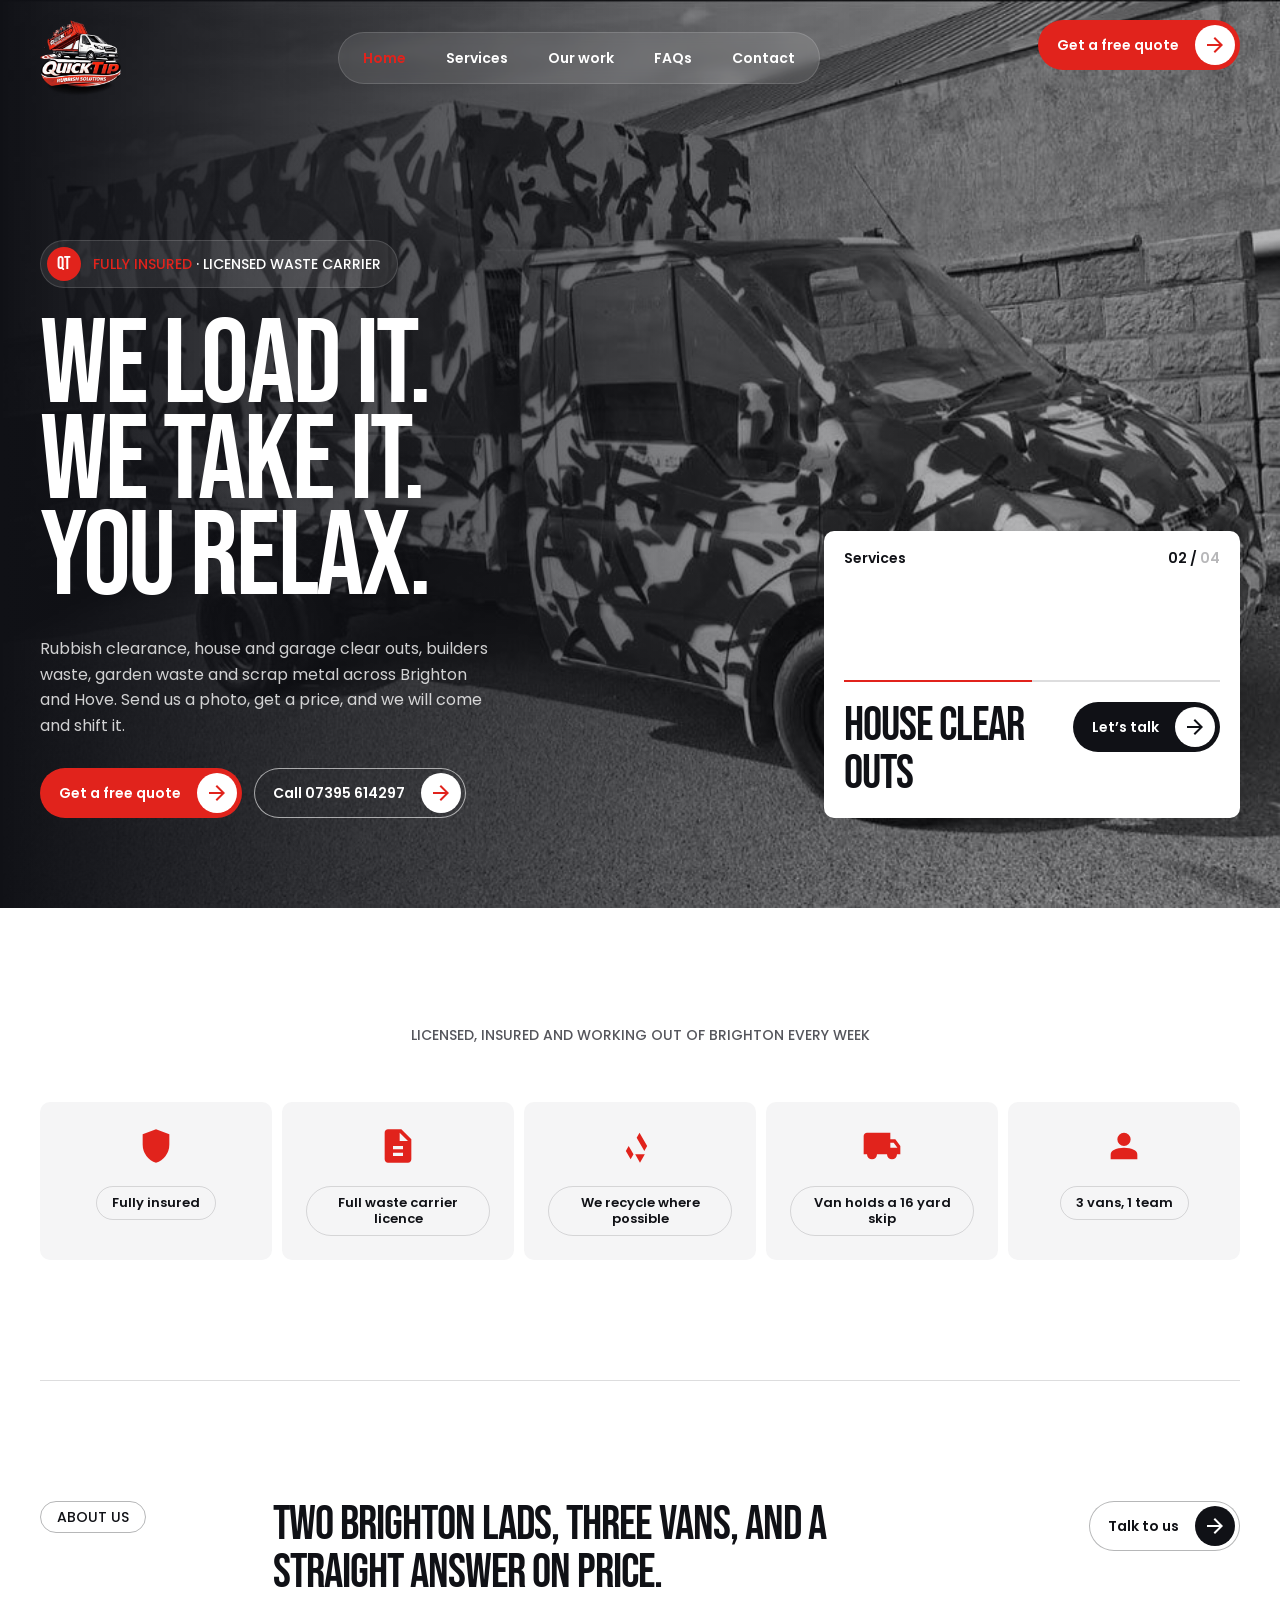
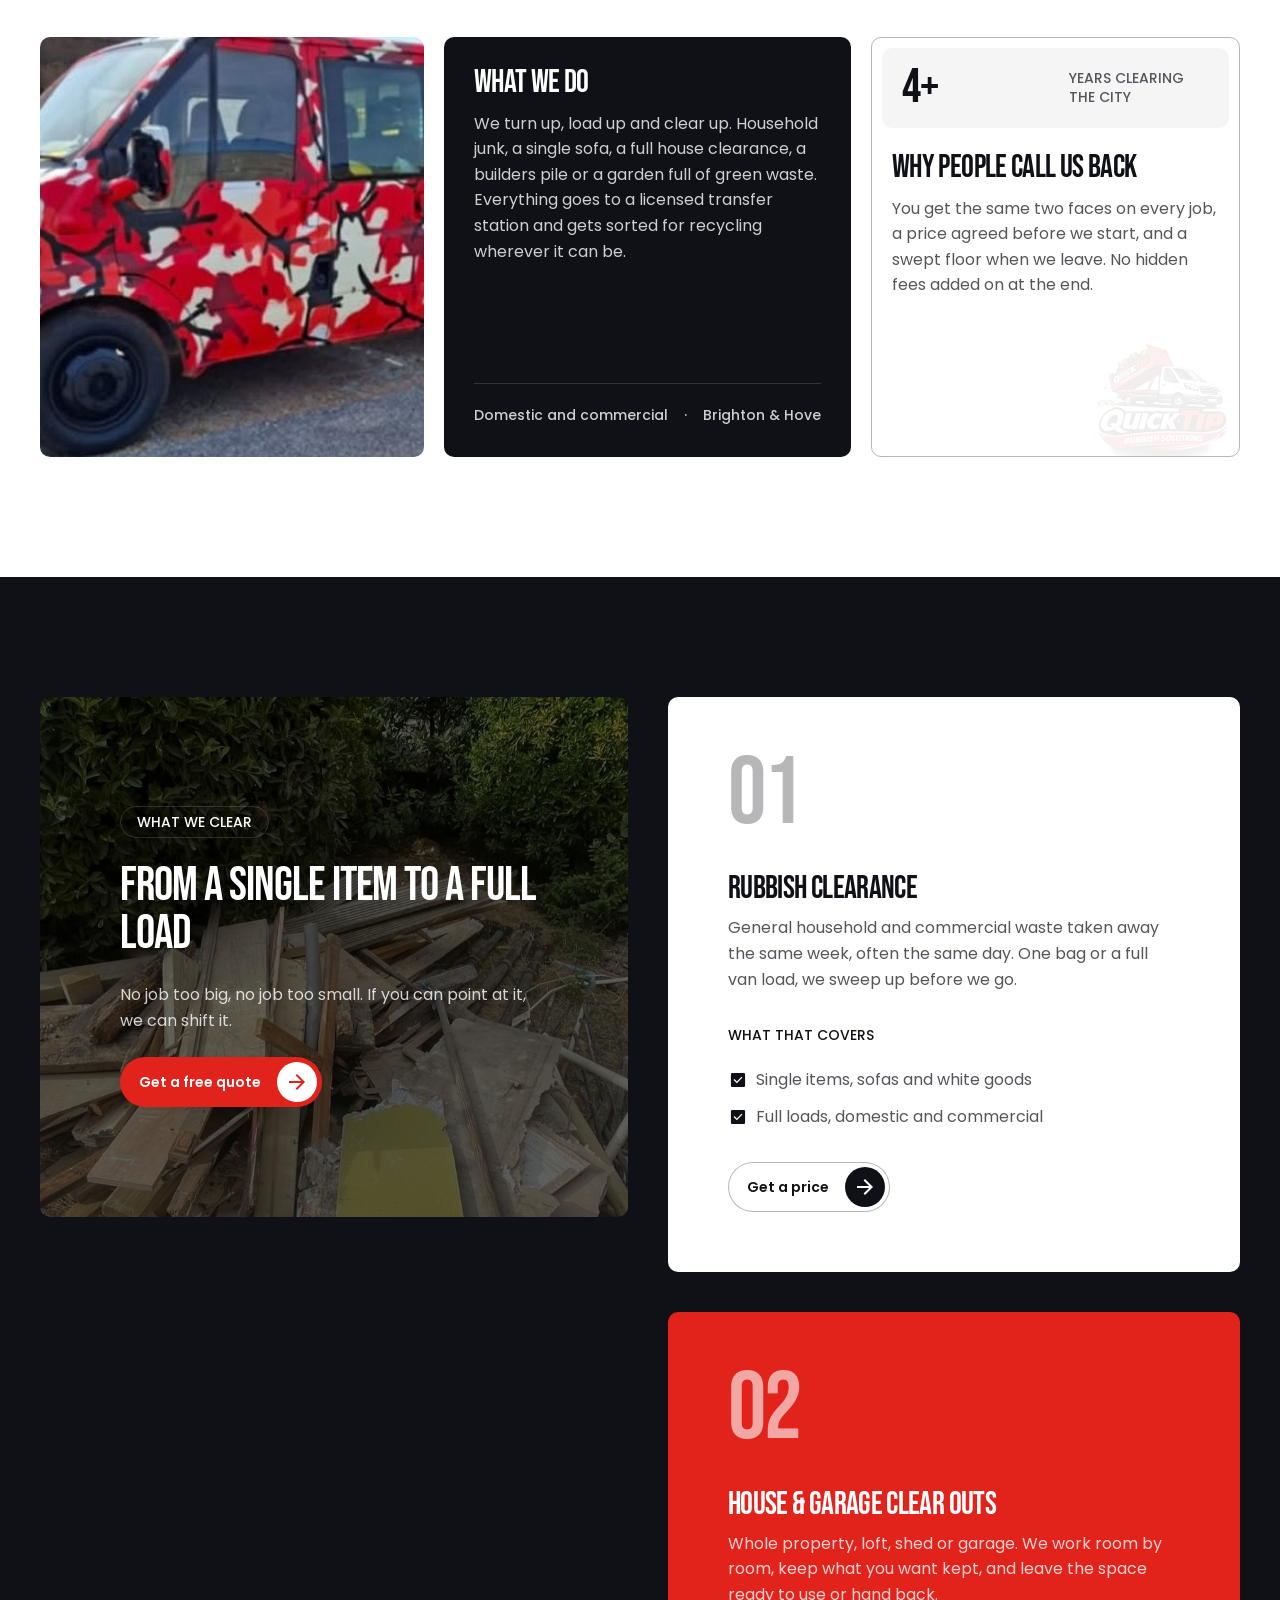
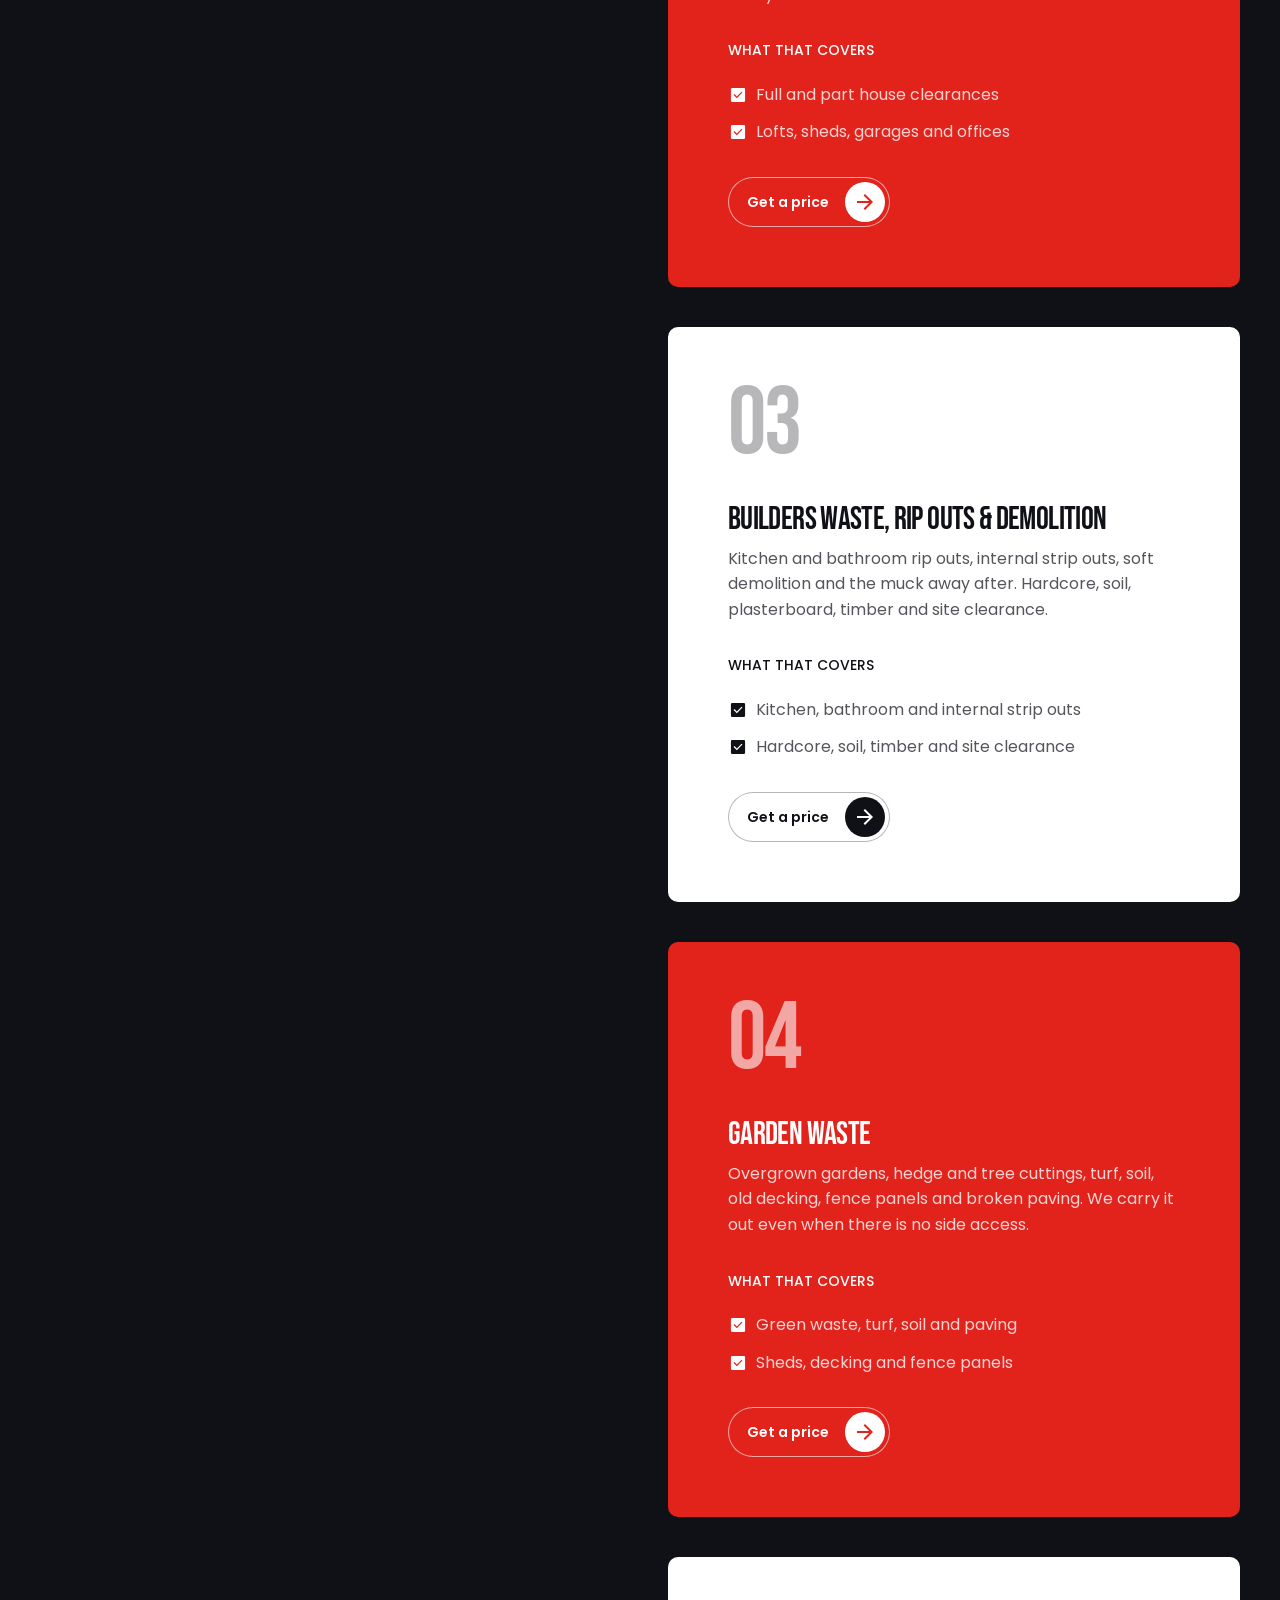
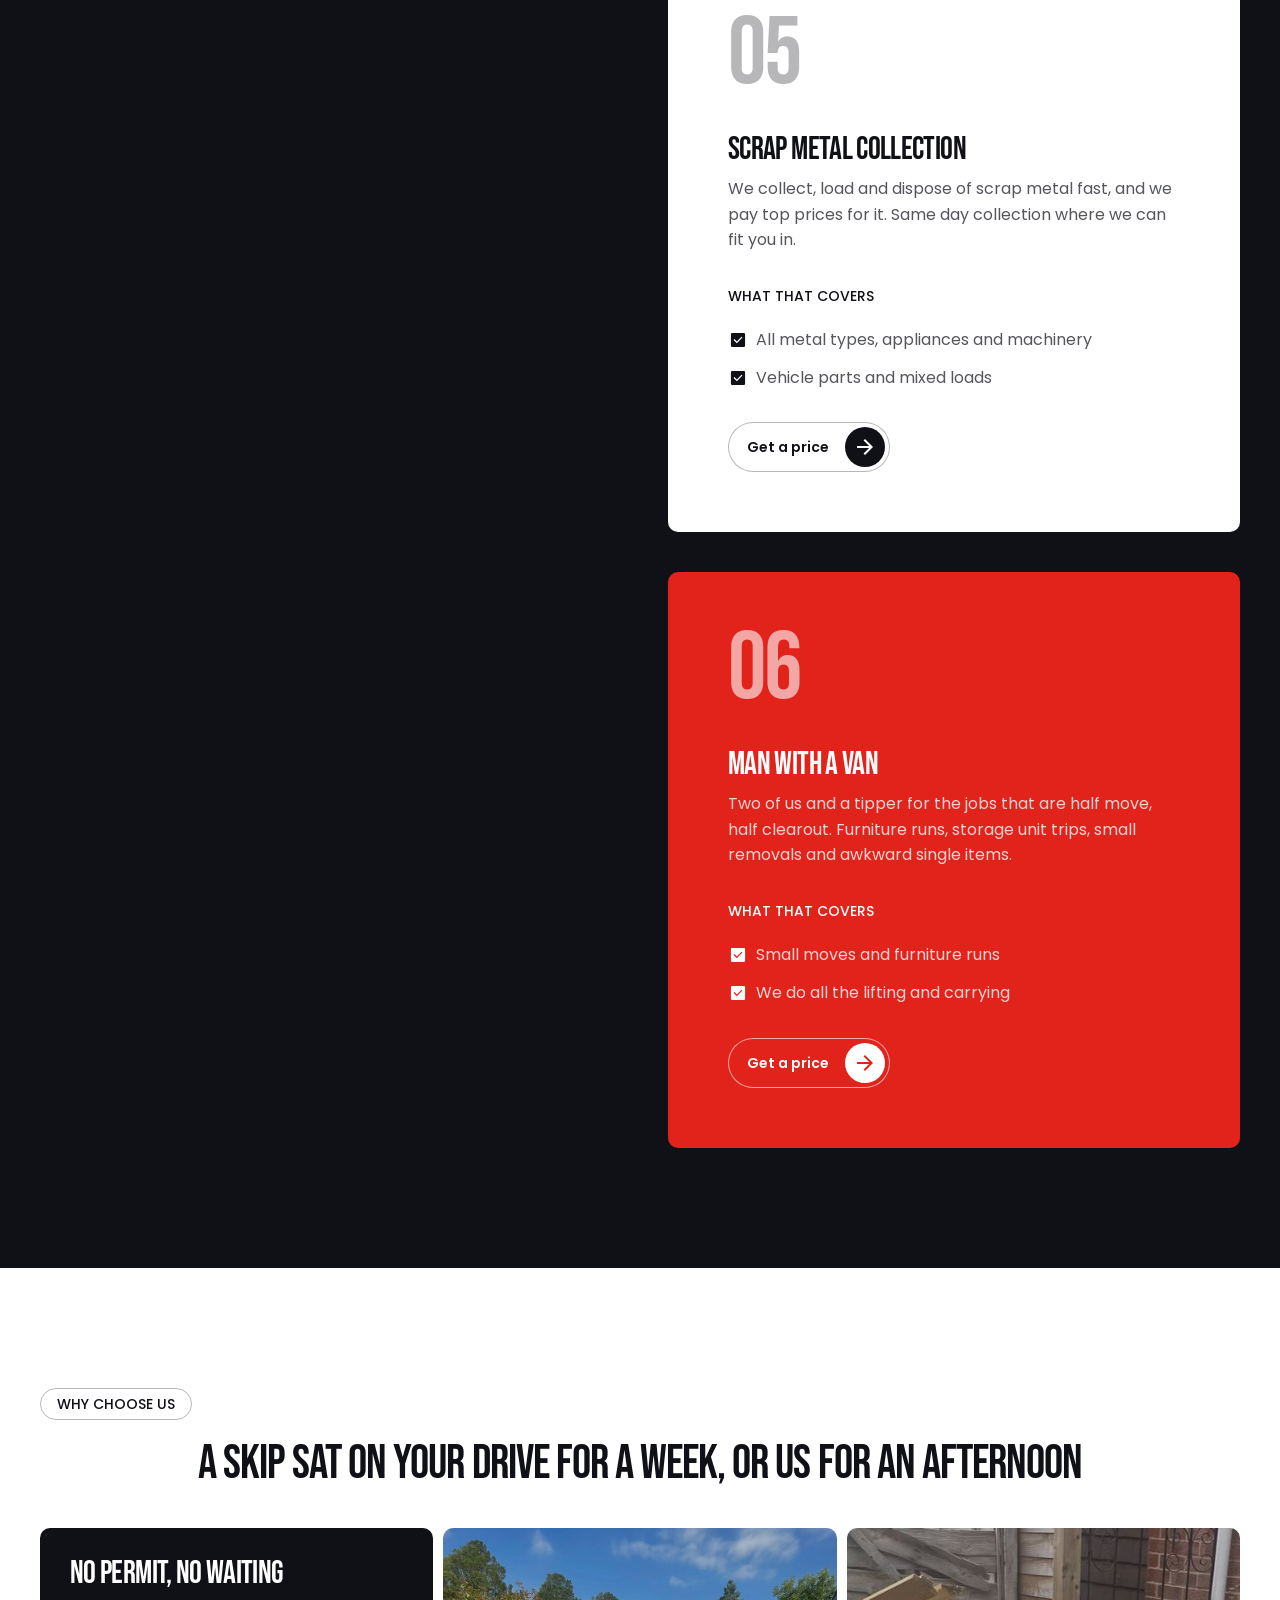
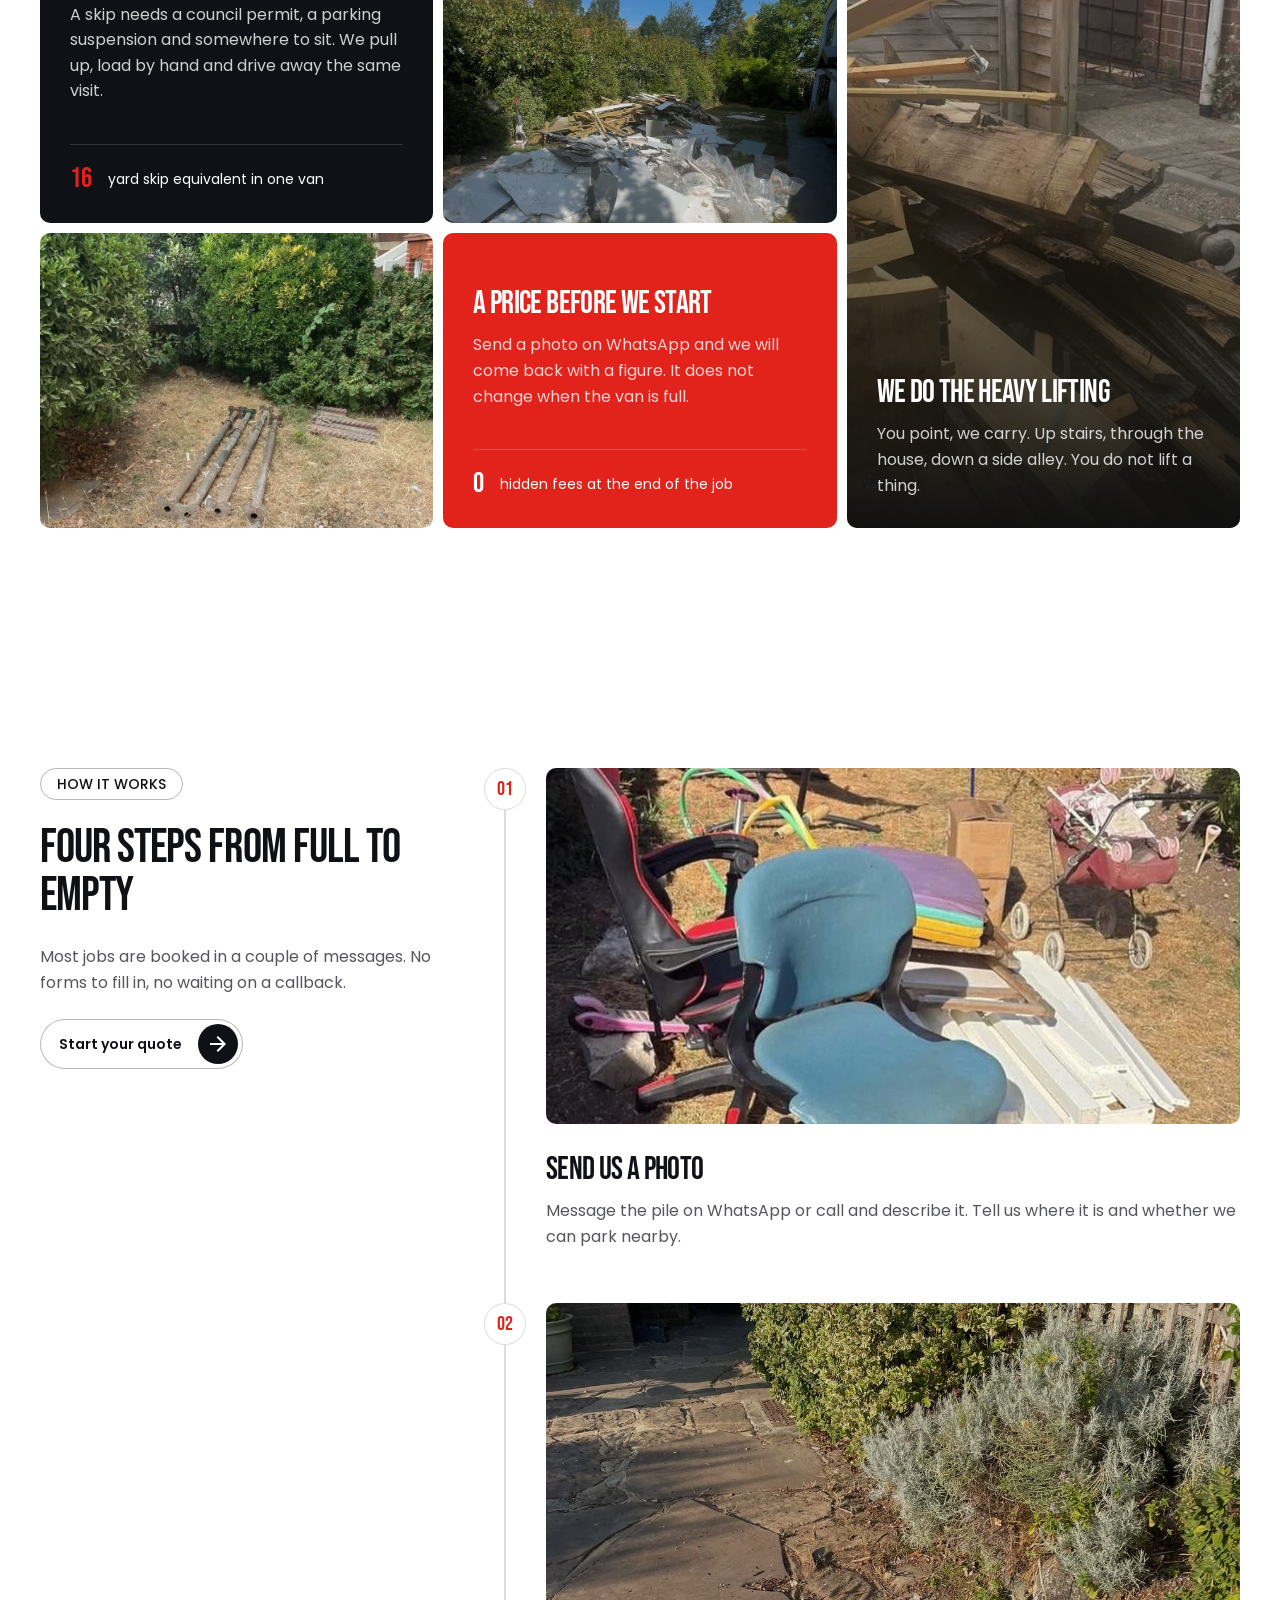
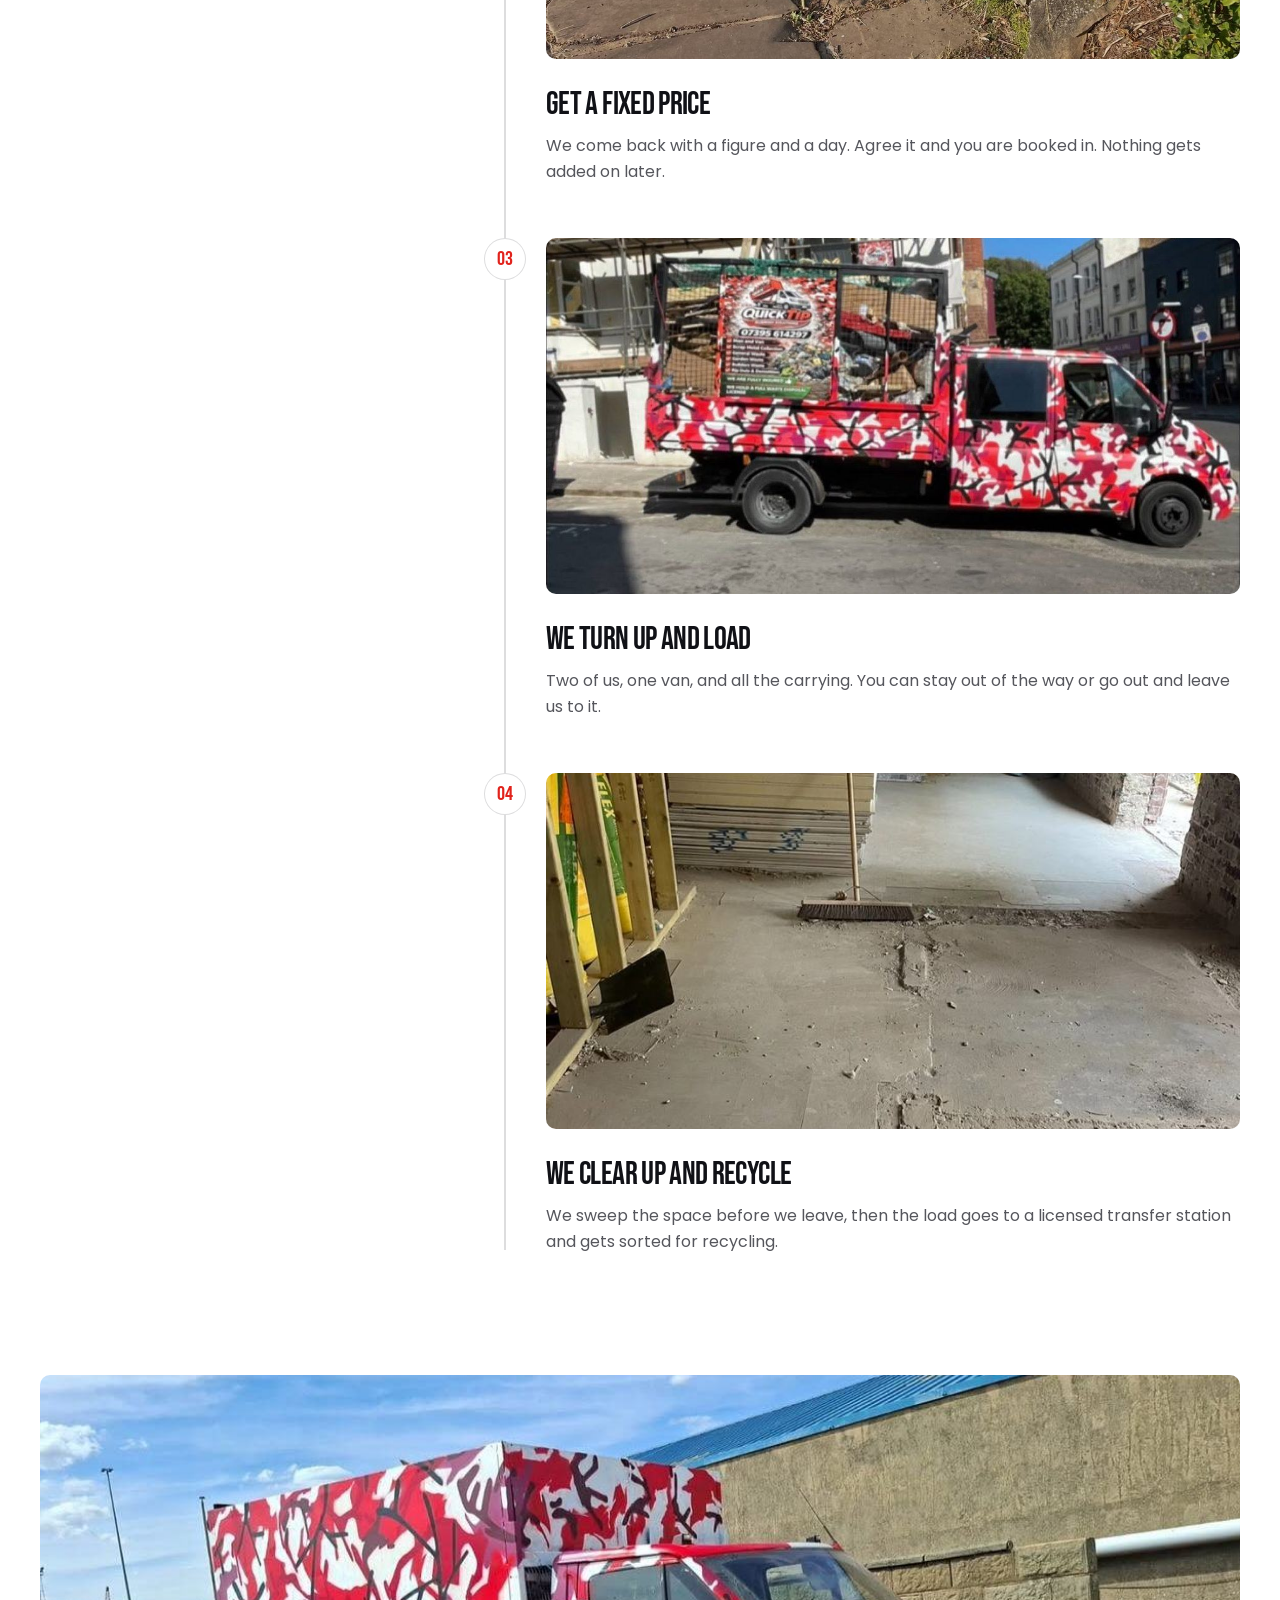
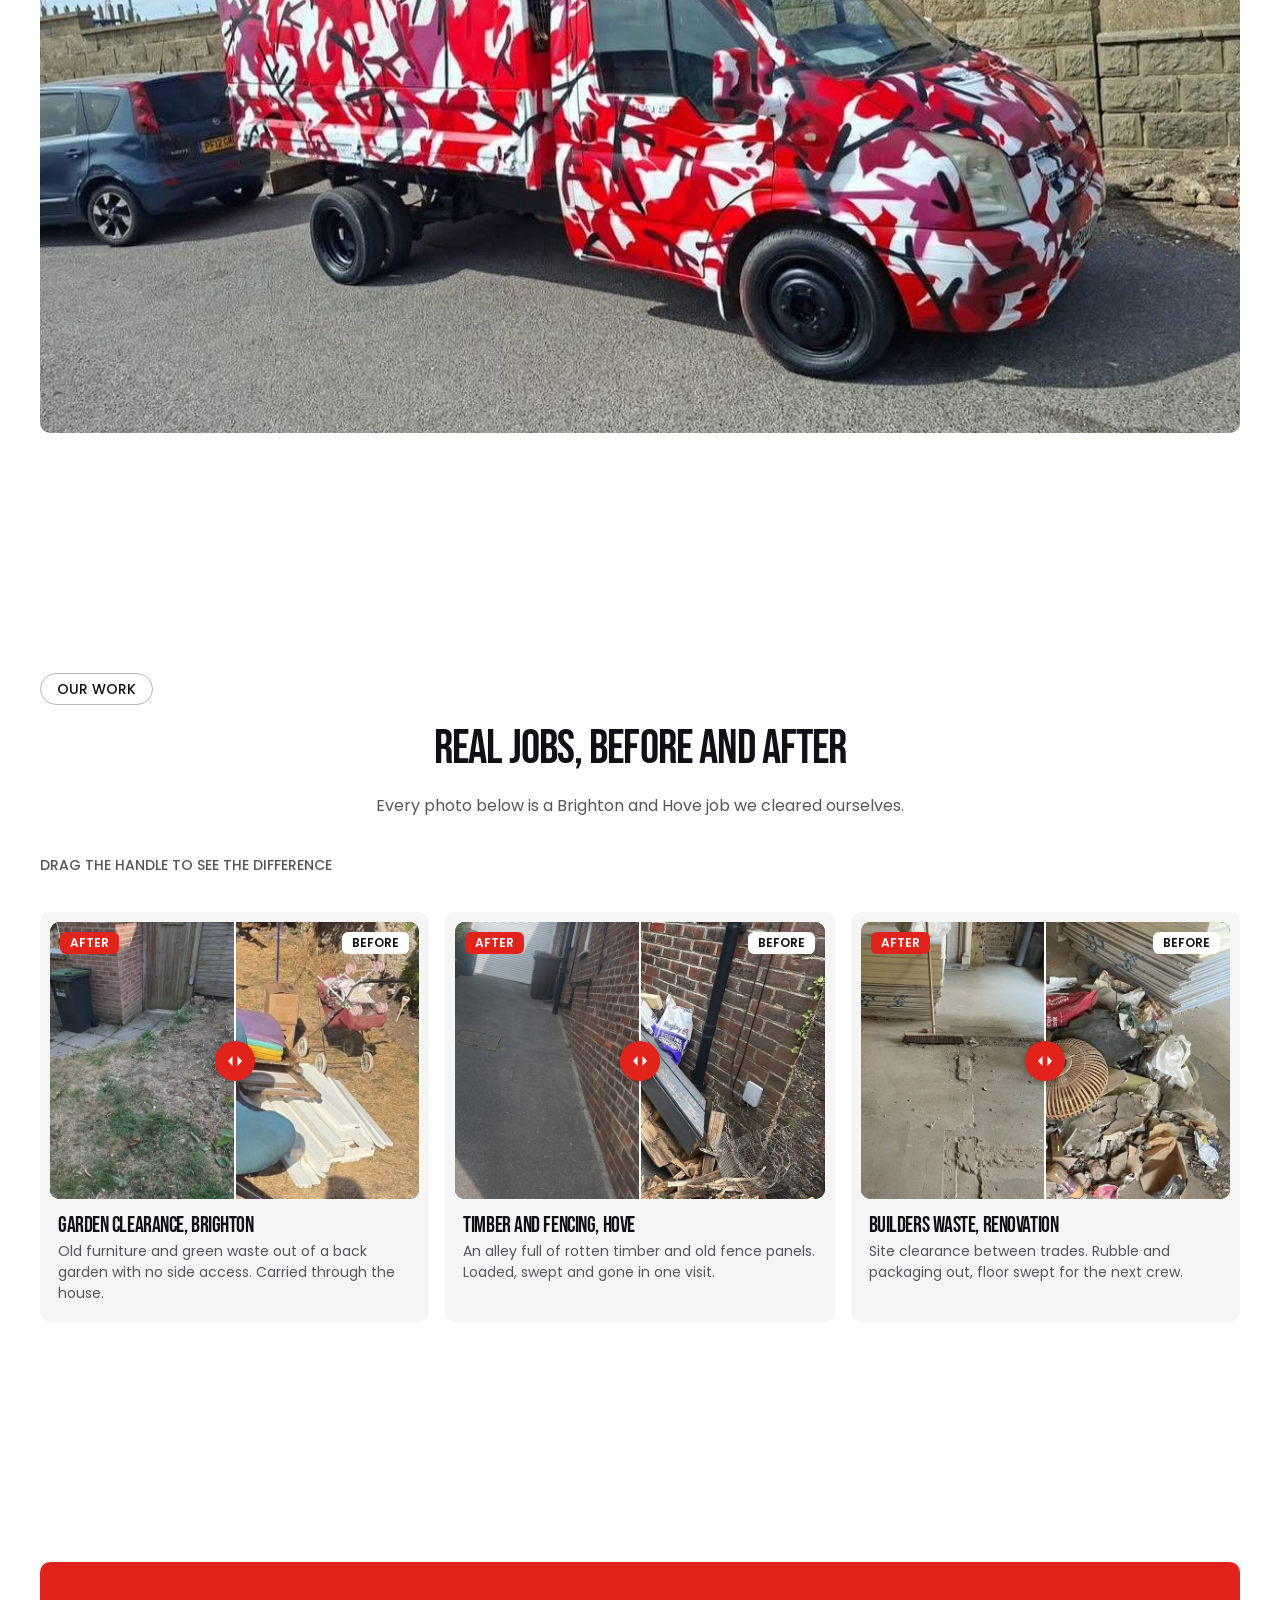
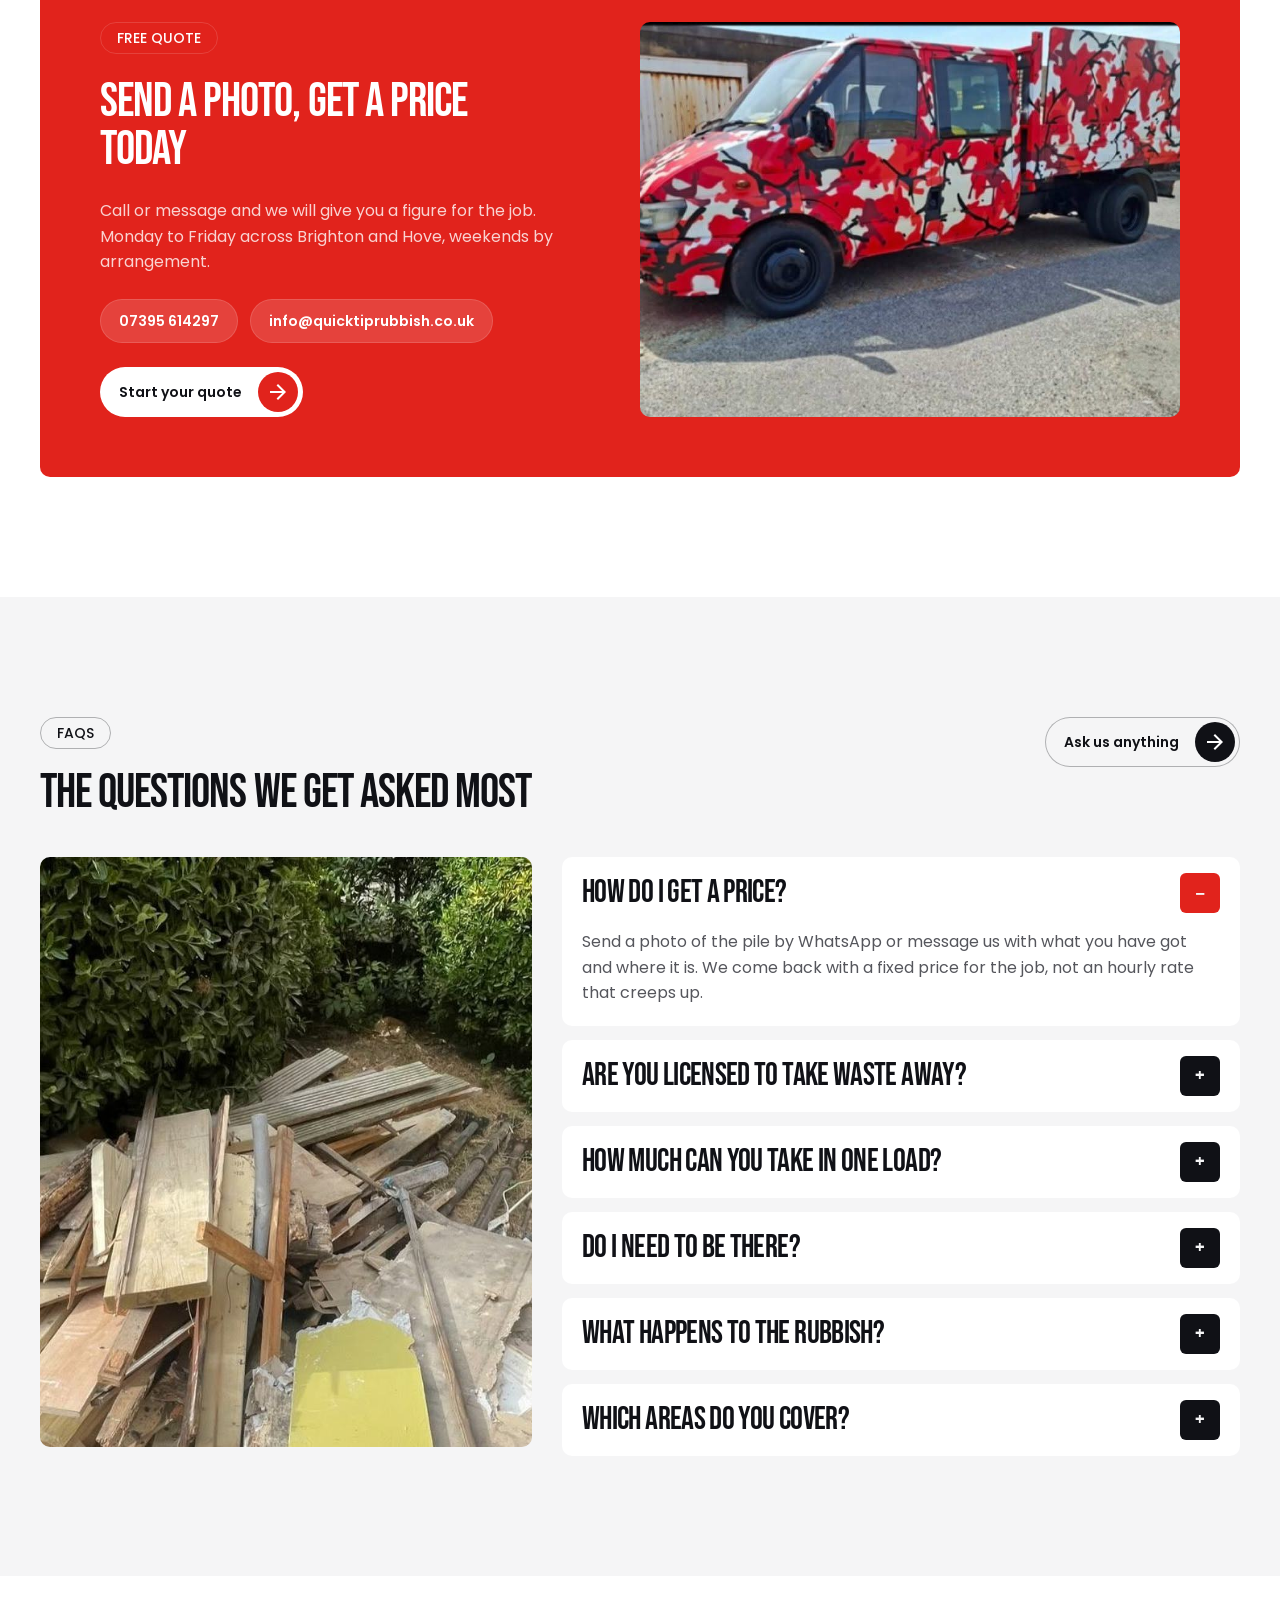
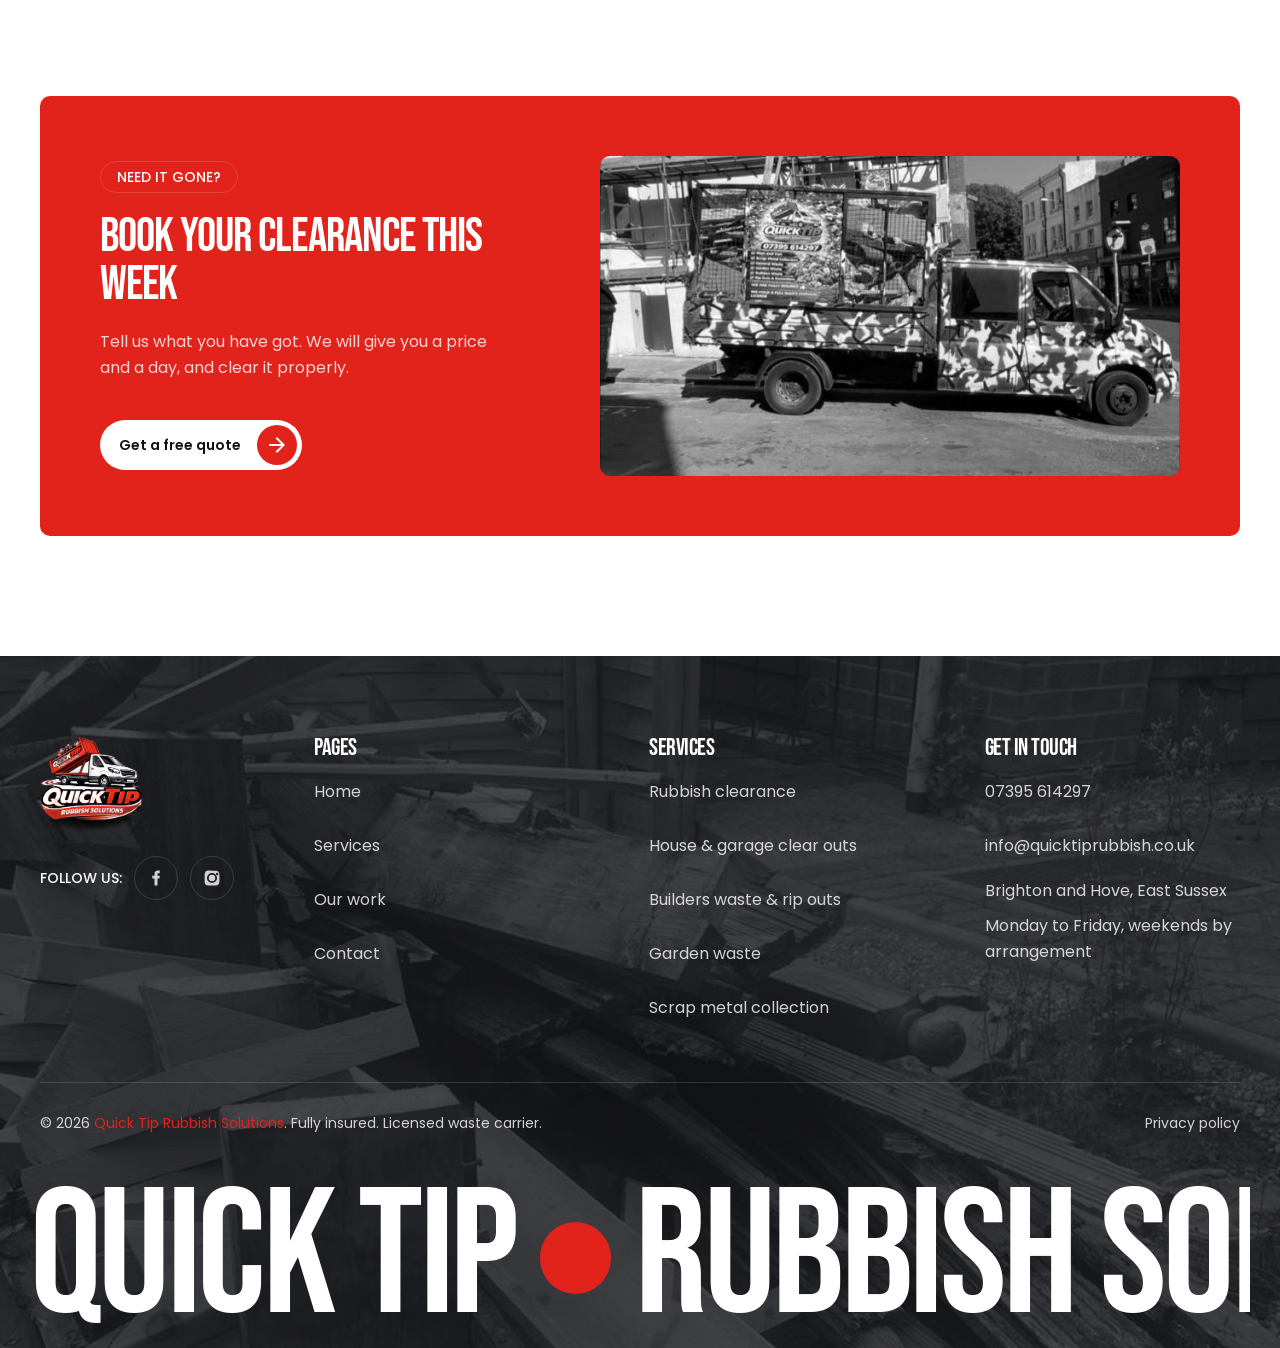
<file: index.html>
<!DOCTYPE html>
<html lang="en">
<head>
<meta charset="utf-8">
<meta name="viewport" content="width=device-width, initial-scale=1.0">
<title>Rubbish Removal Brighton &amp; Hove | Quick Tip</title>
<meta name="description" content="Licensed, insured rubbish clearance across Brighton and Hove. House clear outs, builders waste, garden waste, scrap metal and man with a van. Free quotes.">
<link rel="canonical" href="https://www.quicktiprubbish.co.uk/">
<link rel="icon" href="images/logo.png" type="image/png">
<link rel="preconnect" href="https://fonts.googleapis.com">
<link rel="preconnect" href="https://fonts.gstatic.com" crossorigin>
<link href="https://fonts.googleapis.com/css2?family=Bebas+Neue&family=Poppins:wght@400;500;600&display=swap" rel="stylesheet">
<link rel="stylesheet" href="styles.css">
</head>
<body>

<a class="skip-link" href="#main">Skip to content</a>

<header class="site-header" id="siteHeader">
  <nav class="nav" aria-label="Main">
    <a class="nav__logo" href="index.html" aria-label="Quick Tip Rubbish Solutions home">
      <img src="images/logo.png" alt="Quick Tip Rubbish Solutions logo" width="520" height="490">
    </a>

    <div class="nav__menu">
      <a class="nav__link" href="index.html" aria-current="page">Home</a>
      <a class="nav__link" href="#services">Services</a>
      <a class="nav__link" href="#work">Our work</a>
      <a class="nav__link" href="#faq">FAQs</a>
      <a class="nav__link" href="contact.html">Contact</a>
    </div>

    <a class="btn nav__cta" href="contact.html">
      <span class="btn__label">Get a free quote</span>
      <span class="btn__icon" aria-hidden="true"></span>
    </a>

    <button class="nav__burger" id="navBurger" type="button" aria-expanded="false" aria-controls="navPanel" aria-label="Open menu">
      <span></span><span></span><span></span>
    </button>
  </nav>

  <div class="nav__panel" id="navPanel">
    <a href="index.html">Home</a>
    <a href="#services">Services</a>
    <a href="#work">Our work</a>
    <a href="#faq">FAQs</a>
    <a href="contact.html">Contact</a>
    <a href="tel:07395614297">Call 07395 614297</a>
    <a class="btn" href="contact.html">
      <span class="btn__label">Get a free quote</span>
      <span class="btn__icon" aria-hidden="true"></span>
    </a>
  </div>
</header>

<main id="main">

  <!-- ============ HERO ============ -->
  <section class="hero">
    <div class="hero__bg">
      <img src="images/hero-van.jpg" alt="Quick Tip red camo tipper van parked at a Brighton yard" width="1169" height="658" fetchpriority="high">
    </div>
    <div class="hero__overlay"></div>

    <div class="hero__inner">
      <div class="hero__copy">
        <div class="badge-row">
          <span class="badge-row__mark" aria-hidden="true">QT</span>
          <span class="badge-row__text"><span class="accent">Fully insured</span> &middot; Licensed waste carrier</span>
        </div>

        <h1 id="heroTitle"><span class="line">We load it.</span><span class="line">We take it.</span><span class="line">You relax.</span></h1>

        <p class="hero__sub">Rubbish clearance, house and garage clear outs, builders waste, garden waste and scrap metal across Brighton and Hove. Send us a photo, get a price, and we will come and shift it.</p>

        <div class="hero__actions">
          <a class="btn" href="contact.html">
            <span class="btn__label">Get a free quote</span>
            <span class="btn__icon" aria-hidden="true"></span>
          </a>
          <a class="btn btn--outline-light" href="tel:07395614297">
            <span class="btn__label">Call 07395 614297</span>
            <span class="btn__icon" aria-hidden="true"></span>
          </a>
        </div>
      </div>

      <!-- rotating service card -->
      <div class="svc-card" id="heroCard">
        <div class="svc-card__top">
          <span>Services</span>
          <span class="svc-card__count"><span id="heroNum">01</span><span>/</span><span class="total">04</span></span>
        </div>
        <div class="svc-card__bottom">
          <div class="svc-card__line"><span class="svc-card__fill" id="heroFill"></span></div>
          <div class="svc-card__row">
            <h2 id="heroService">Rubbish clearance</h2>
            <a class="btn btn--dark" href="contact.html">
              <span class="btn__label">Let&rsquo;s talk</span>
              <span class="btn__icon" aria-hidden="true"></span>
            </a>
          </div>
        </div>
      </div>
    </div>
  </section>

  <!-- ============ TRUST STRIP ============ -->
  <section class="section trust">
    <div class="container trust__inner reveal">
      <p class="eyebrow trust__title">Licensed, insured and working out of Brighton every week</p>

      <div class="trust__grid">
        <div class="trust__card">
          <span class="trust__icon" style="-webkit-mask-image:url(&quot;data:image/svg+xml;utf8,<svg xmlns='http://www.w3.org/2000/svg' viewBox='0 0 24 24'><path d='M12 22q-3.475-.875-5.737-3.988T4 11.1V5l8-3 8 3v6.1q0 3.8-2.262 6.913T12 22Z'/></svg>&quot;);mask-image:url(&quot;data:image/svg+xml;utf8,<svg xmlns='http://www.w3.org/2000/svg' viewBox='0 0 24 24'><path d='M12 22q-3.475-.875-5.737-3.988T4 11.1V5l8-3 8 3v6.1q0 3.8-2.262 6.913T12 22Z'/></svg>&quot;)" aria-hidden="true"></span>
          <span class="trust__label">Fully insured</span>
        </div>
        <div class="trust__card">
          <span class="trust__icon" style="-webkit-mask-image:url(&quot;data:image/svg+xml;utf8,<svg xmlns='http://www.w3.org/2000/svg' viewBox='0 0 24 24'><path d='M6 22q-.825 0-1.412-.587T4 20V4q0-.825.588-1.412T6 2h8l6 6v12q0 .825-.587 1.413T18 22Zm7-13h5l-5-5Zm-4 9h6v-2H9Zm0-4h6v-2H9Z'/></svg>&quot;);mask-image:url(&quot;data:image/svg+xml;utf8,<svg xmlns='http://www.w3.org/2000/svg' viewBox='0 0 24 24'><path d='M6 22q-.825 0-1.412-.587T4 20V4q0-.825.588-1.412T6 2h8l6 6v12q0 .825-.587 1.413T18 22Zm7-13h5l-5-5Zm-4 9h6v-2H9Zm0-4h6v-2H9Z'/></svg>&quot;)" aria-hidden="true"></span>
          <span class="trust__label">Full waste carrier licence</span>
        </div>
        <div class="trust__card">
          <span class="trust__icon" style="-webkit-mask-image:url(&quot;data:image/svg+xml;utf8,<svg xmlns='http://www.w3.org/2000/svg' viewBox='0 0 24 24'><path d='m6.4 20-2.9-5 1.7-3 2.9 5Zm5.6 2-2.9-5h5.8Zm2.6-7-4.6-8 1.7-3 4.6 8Z'/></svg>&quot;);mask-image:url(&quot;data:image/svg+xml;utf8,<svg xmlns='http://www.w3.org/2000/svg' viewBox='0 0 24 24'><path d='m6.4 20-2.9-5 1.7-3 2.9 5Zm5.6 2-2.9-5h5.8Zm2.6-7-4.6-8 1.7-3 4.6 8Z'/></svg>&quot;)" aria-hidden="true"></span>
          <span class="trust__label">We recycle where possible</span>
        </div>
        <div class="trust__card">
          <span class="trust__icon" style="-webkit-mask-image:url(&quot;data:image/svg+xml;utf8,<svg xmlns='http://www.w3.org/2000/svg' viewBox='0 0 24 24'><path d='M6 20q-1.25 0-2.125-.875T3 17H1V6q0-.825.588-1.412T3 4h14v4h3l3 4v5h-2q0 1.25-.875 2.125T18 20q-1.25 0-2.125-.875T15 17H9q0 1.25-.875 2.125T6 20Zm11-7h4.25L19 10h-2Z'/></svg>&quot;);mask-image:url(&quot;data:image/svg+xml;utf8,<svg xmlns='http://www.w3.org/2000/svg' viewBox='0 0 24 24'><path d='M6 20q-1.25 0-2.125-.875T3 17H1V6q0-.825.588-1.412T3 4h14v4h3l3 4v5h-2q0 1.25-.875 2.125T18 20q-1.25 0-2.125-.875T15 17H9q0 1.25-.875 2.125T6 20Zm11-7h4.25L19 10h-2Z'/></svg>&quot;)" aria-hidden="true"></span>
          <span class="trust__label">Van holds a 16 yard skip</span>
        </div>
        <div class="trust__card">
          <span class="trust__icon" style="-webkit-mask-image:url(&quot;data:image/svg+xml;utf8,<svg xmlns='http://www.w3.org/2000/svg' viewBox='0 0 24 24'><path d='M12 12q-1.65 0-2.825-1.175T8 8q0-1.65 1.175-2.825T12 4q1.65 0 2.825 1.175T16 8q0 1.65-1.175 2.825T12 12Zm-8 8v-2.8q0-.85.438-1.562T5.6 14.55q1.55-.775 3.15-1.163T12 13q1.65 0 3.25.388t3.15 1.162q.725.375 1.163 1.088T20 17.2V20Z'/></svg>&quot;);mask-image:url(&quot;data:image/svg+xml;utf8,<svg xmlns='http://www.w3.org/2000/svg' viewBox='0 0 24 24'><path d='M12 12q-1.65 0-2.825-1.175T8 8q0-1.65 1.175-2.825T12 4q1.65 0 2.825 1.175T16 8q0 1.65-1.175 2.825T12 12Zm-8 8v-2.8q0-.85.438-1.562T5.6 14.55q1.55-.775 3.15-1.163T12 13q1.65 0 3.25.388t3.15 1.162q.725.375 1.163 1.088T20 17.2V20Z'/></svg>&quot;)" aria-hidden="true"></span>
          <span class="trust__label">3 vans, 1 team</span>
        </div>
      </div>
    </div>
  </section>

  <!-- ============ ABOUT ============ -->
  <section class="section" id="about">
    <div class="container stack-40 reveal">
      <div class="about__top">
        <span class="tag">About us</span>
        <div class="about__title stack-20">
          <h2>Two Brighton lads, three vans, and a straight answer on price.</h2>
        </div>
        <a class="btn btn--outline" href="contact.html">
          <span class="btn__label">Talk to us</span>
          <span class="btn__icon" aria-hidden="true"></span>
        </a>
      </div>

      <div class="about__grid">
        <div class="about__photo">
          <img src="images/about-van.jpg" alt="Close up of a Quick Tip tipper van in its red camo wrap" loading="lazy" width="880" height="1100">
        </div>

        <div class="card-dark">
          <div class="stack-12">
            <h3>What we do</h3>
            <p>We turn up, load up and clear up. Household junk, a single sofa, a full house clearance, a builders pile or a garden full of green waste. Everything goes to a licensed transfer station and gets sorted for recycling wherever it can be.</p>
          </div>
          <div class="card-dark__foot">
            <span>Domestic and commercial</span>
            <span>&middot;</span>
            <span>Brighton &amp; Hove</span>
          </div>
        </div>

        <div class="card-stat">
          <div class="card-stat__top">
            <span class="card-stat__num" data-count="4" data-suffix="+">0+</span>
            <span class="card-stat__label">Years clearing the city</span>
          </div>
          <div class="card-stat__body">
            <h3>Why people call us back</h3>
            <p>You get the same two faces on every job, a price agreed before we start, and a swept floor when we leave. No hidden fees added on at the end.</p>
          </div>
          <img class="card-stat__mark" src="images/logo.png" alt="" aria-hidden="true" loading="lazy" width="520" height="490">
        </div>
      </div>
    </div>
  </section>

  <!-- ============ SERVICES ============ -->
  <section class="section services" id="services">
    <div class="container services__inner">

      <div class="services__panel reveal">
        <div class="services__panel-bg">
          <img src="images/job-builders-waste.jpg" alt="Builders waste stacked on a Brighton front path ready for collection" loading="lazy" width="1100" height="733">
        </div>
        <div class="services__panel-content">
          <span class="tag tag--light">What we clear</span>
          <h2>From a single item to a full load</h2>
          <p class="muted-light">No job too big, no job too small. If you can point at it, we can shift it.</p>
          <a class="btn" href="contact.html">
            <span class="btn__label">Get a free quote</span>
            <span class="btn__icon" aria-hidden="true"></span>
          </a>
        </div>
      </div>

      <div class="services__list">

        <article class="svc">
          <span class="svc__num">01</span>
          <div class="svc__body">
            <div class="svc__text">
              <h3>Rubbish clearance</h3>
              <p>General household and commercial waste taken away the same week, often the same day. One bag or a full van load, we sweep up before we go.</p>
            </div>
            <div class="svc__features">
              <span class="svc__features-title">What that covers</span>
              <div class="svc__checks">
                <p class="check"><span class="check__icon" aria-hidden="true"></span>Single items, sofas and white goods</p>
                <p class="check"><span class="check__icon" aria-hidden="true"></span>Full loads, domestic and commercial</p>
              </div>
            </div>
            <a class="btn btn--outline" href="contact.html">
              <span class="btn__label">Get a price</span>
              <span class="btn__icon" aria-hidden="true"></span>
            </a>
          </div>
        </article>

        <article class="svc svc--red">
          <span class="svc__num">02</span>
          <div class="svc__body">
            <div class="svc__text">
              <h3>House &amp; garage clear outs</h3>
              <p>Whole property, loft, shed or garage. We work room by room, keep what you want kept, and leave the space ready to use or hand back.</p>
            </div>
            <div class="svc__features">
              <span class="svc__features-title">What that covers</span>
              <div class="svc__checks">
                <p class="check"><span class="check__icon" aria-hidden="true"></span>Full and part house clearances</p>
                <p class="check"><span class="check__icon" aria-hidden="true"></span>Lofts, sheds, garages and offices</p>
              </div>
            </div>
            <a class="btn btn--outline-light" href="contact.html">
              <span class="btn__label">Get a price</span>
              <span class="btn__icon" aria-hidden="true"></span>
            </a>
          </div>
        </article>

        <article class="svc">
          <span class="svc__num">03</span>
          <div class="svc__body">
            <div class="svc__text">
              <h3>Builders waste, rip outs &amp; demolition</h3>
              <p>Kitchen and bathroom rip outs, internal strip outs, soft demolition and the muck away after. Hardcore, soil, plasterboard, timber and site clearance.</p>
            </div>
            <div class="svc__features">
              <span class="svc__features-title">What that covers</span>
              <div class="svc__checks">
                <p class="check"><span class="check__icon" aria-hidden="true"></span>Kitchen, bathroom and internal strip outs</p>
                <p class="check"><span class="check__icon" aria-hidden="true"></span>Hardcore, soil, timber and site clearance</p>
              </div>
            </div>
            <a class="btn btn--outline" href="contact.html">
              <span class="btn__label">Get a price</span>
              <span class="btn__icon" aria-hidden="true"></span>
            </a>
          </div>
        </article>

        <article class="svc svc--red">
          <span class="svc__num">04</span>
          <div class="svc__body">
            <div class="svc__text">
              <h3>Garden waste</h3>
              <p>Overgrown gardens, hedge and tree cuttings, turf, soil, old decking, fence panels and broken paving. We carry it out even when there is no side access.</p>
            </div>
            <div class="svc__features">
              <span class="svc__features-title">What that covers</span>
              <div class="svc__checks">
                <p class="check"><span class="check__icon" aria-hidden="true"></span>Green waste, turf, soil and paving</p>
                <p class="check"><span class="check__icon" aria-hidden="true"></span>Sheds, decking and fence panels</p>
              </div>
            </div>
            <a class="btn btn--outline-light" href="contact.html">
              <span class="btn__label">Get a price</span>
              <span class="btn__icon" aria-hidden="true"></span>
            </a>
          </div>
        </article>

        <article class="svc">
          <span class="svc__num">05</span>
          <div class="svc__body">
            <div class="svc__text">
              <h3>Scrap metal collection</h3>
              <p>We collect, load and dispose of scrap metal fast, and we pay top prices for it. Same day collection where we can fit you in.</p>
            </div>
            <div class="svc__features">
              <span class="svc__features-title">What that covers</span>
              <div class="svc__checks">
                <p class="check"><span class="check__icon" aria-hidden="true"></span>All metal types, appliances and machinery</p>
                <p class="check"><span class="check__icon" aria-hidden="true"></span>Vehicle parts and mixed loads</p>
              </div>
            </div>
            <a class="btn btn--outline" href="contact.html">
              <span class="btn__label">Get a price</span>
              <span class="btn__icon" aria-hidden="true"></span>
            </a>
          </div>
        </article>

        <article class="svc svc--red">
          <span class="svc__num">06</span>
          <div class="svc__body">
            <div class="svc__text">
              <h3>Man with a van</h3>
              <p>Two of us and a tipper for the jobs that are half move, half clearout. Furniture runs, storage unit trips, small removals and awkward single items.</p>
            </div>
            <div class="svc__features">
              <span class="svc__features-title">What that covers</span>
              <div class="svc__checks">
                <p class="check"><span class="check__icon" aria-hidden="true"></span>Small moves and furniture runs</p>
                <p class="check"><span class="check__icon" aria-hidden="true"></span>We do all the lifting and carrying</p>
              </div>
            </div>
            <a class="btn btn--outline-light" href="contact.html">
              <span class="btn__label">Get a price</span>
              <span class="btn__icon" aria-hidden="true"></span>
            </a>
          </div>
        </article>

      </div>
    </div>
  </section>

  <!-- ============ WHY US (bento) ============ -->
  <section class="section">
    <div class="container stack-40 reveal">
      <div class="sec-head sec-head--center">
        <span class="tag">Why choose us</span>
        <h2>A skip sat on your drive for a week, or us for an afternoon</h2>
      </div>

      <div class="bento">
        <div class="bento__card bento__card--ink">
          <div class="bento__text">
            <h3>No permit, no waiting</h3>
            <p>A skip needs a council permit, a parking suspension and somewhere to sit. We pull up, load by hand and drive away the same visit.</p>
          </div>
          <div class="bento__foot">
            <span class="bento__stat">16</span>
            <span class="bento__stat-label">yard skip equivalent in one van</span>
          </div>
        </div>

        <div class="bento__img">
          <img src="images/job-hardcore.jpg" alt="Broken paving slabs and hardcore piled on a driveway waiting for collection" loading="lazy" width="1100" height="733">
        </div>

        <div class="bento__card bento__card--photo bento__tall">
          <img src="images/job-wood.jpg" alt="Pile of old timber and fencing cleared from the side of a Brighton house" loading="lazy" width="1100" height="733">
          <div class="bento__text">
            <h3>We do the heavy lifting</h3>
            <p>You point, we carry. Up stairs, through the house, down a side alley. You do not lift a thing.</p>
          </div>
        </div>

        <div class="bento__img">
          <img src="images/job-scrap.jpg" alt="Old scaffold poles and metal laid out in a front garden ready for scrap collection" loading="lazy" width="1100" height="733">
        </div>

        <div class="bento__card bento__card--red">
          <div class="bento__text">
            <h3>A price before we start</h3>
            <p>Send a photo on WhatsApp and we will come back with a figure. It does not change when the van is full.</p>
          </div>
          <div class="bento__foot">
            <span class="bento__stat">0</span>
            <span class="bento__stat-label">hidden fees at the end of the job</span>
          </div>
        </div>
      </div>
    </div>
  </section>

  <!-- ============ PROCESS ============ -->
  <section class="section" id="process">
    <div class="container process__grid reveal">
      <div class="process__left">
        <span class="tag">How it works</span>
        <h2>Four steps from full to empty</h2>
        <p>Most jobs are booked in a couple of messages. No forms to fill in, no waiting on a callback.</p>
        <a class="btn btn--outline" href="contact.html">
          <span class="btn__label">Start your quote</span>
          <span class="btn__icon" aria-hidden="true"></span>
        </a>
      </div>

      <div class="process__steps" id="processSteps">
        <div class="process__track"><span class="process__progress" id="processProgress"></span></div>

        <article class="step">
          <span class="step__num">01</span>
          <div class="step__content">
            <div class="step__img">
              <img src="images/ba-garden-before.jpg" alt="Old office chairs, a pram and broken furniture dumped on a dry back lawn" loading="lazy" width="800" height="599">
            </div>
            <div class="step__text">
              <h3>Send us a photo</h3>
              <p>Message the pile on WhatsApp or call and describe it. Tell us where it is and whether we can park nearby.</p>
            </div>
          </div>
        </article>

        <article class="step">
          <span class="step__num">02</span>
          <div class="step__content">
            <div class="step__img">
              <img src="images/job-patio.jpg" alt="Cleared stone patio and planted border at the back of a Brighton house" loading="lazy" width="1100" height="733">
            </div>
            <div class="step__text">
              <h3>Get a fixed price</h3>
              <p>We come back with a figure and a day. Agree it and you are booked in. Nothing gets added on later.</p>
            </div>
          </div>
        </article>

        <article class="step">
          <span class="step__num">03</span>
          <div class="step__content">
            <div class="step__img">
              <img src="images/van-loaded.jpg" alt="Quick Tip tipper van loaded with a caged rubbish load on a Brighton street" loading="lazy" width="1116" height="627">
            </div>
            <div class="step__text">
              <h3>We turn up and load</h3>
              <p>Two of us, one van, and all the carrying. You can stay out of the way or go out and leave us to it.</p>
            </div>
          </div>
        </article>

        <article class="step">
          <span class="step__num">04</span>
          <div class="step__content">
            <div class="step__img">
              <img src="images/ba-site-after.jpg" alt="Swept floor with the rubble and packaging gone after a Quick Tip clearance" loading="lazy" width="800" height="599">
            </div>
            <div class="step__text">
              <h3>We clear up and recycle</h3>
              <p>We sweep the space before we leave, then the load goes to a licensed transfer station and gets sorted for recycling.</p>
            </div>
          </div>
        </article>
      </div>
    </div>
  </section>

  <!-- ============ WIDE MEDIA ============ -->
  <section class="section media-wide">
    <div class="container">
      <div class="media-wide__frame" id="mediaFrame">
        <img src="images/hero-van.jpg" alt="Quick Tip red camo tipper van ready for a Brighton and Hove clearance job" loading="lazy" width="1169" height="658">
      </div>
    </div>
  </section>

  <!-- ============ BEFORE / AFTER ============ -->
  <section class="section" id="work">
    <div class="container stack-40 reveal">
      <div class="sec-head sec-head--center">
        <span class="tag">Our work</span>
        <h2>Real jobs, before and after</h2>
        <p>Every photo below is a Brighton and Hove job we cleared ourselves.</p>
      </div>

      <p class="eyebrow">Drag the handle to see the difference</p>

      <div class="ba__grid">

        <div class="ba">
          <div class="ba__media" data-ba>
            <img src="images/ba-garden-before.jpg" alt="Back garden filled with broken chairs, a pram and scrap furniture before clearance" loading="lazy" width="800" height="599">
            <div class="ba__after">
              <img src="images/ba-garden-after.jpg" alt="The same back garden cleared down to bare ground" loading="lazy" width="800" height="600">
            </div>
            <span class="ba__flag ba__flag--after">After</span>
            <span class="ba__flag ba__flag--before">Before</span>
            <span class="ba__handle" aria-hidden="true"></span>
            <input class="ba__range" type="range" min="0" max="100" value="50" aria-label="Garden clearance before and after comparison">
          </div>
          <div class="ba__caption">
            <h3>Garden clearance, Brighton</h3>
            <p>Old furniture and green waste out of a back garden with no side access. Carried through the house.</p>
          </div>
        </div>

        <div class="ba">
          <div class="ba__media" data-ba>
            <img src="images/ba-alley-before.jpg" alt="Broken timber and fence panels piled along a brick wall in a side alley" loading="lazy" width="800" height="600">
            <div class="ba__after">
              <img src="images/ba-alley-after.jpg" alt="The same side alley swept clean with the timber pile gone" loading="lazy" width="800" height="600">
            </div>
            <span class="ba__flag ba__flag--after">After</span>
            <span class="ba__flag ba__flag--before">Before</span>
            <span class="ba__handle" aria-hidden="true"></span>
            <input class="ba__range" type="range" min="0" max="100" value="50" aria-label="Timber clearance before and after comparison">
          </div>
          <div class="ba__caption">
            <h3>Timber and fencing, Hove</h3>
            <p>An alley full of rotten timber and old fence panels. Loaded, swept and gone in one visit.</p>
          </div>
        </div>

        <div class="ba">
          <div class="ba__media" data-ba>
            <img src="images/ba-site-before.jpg" alt="Rubble, insulation offcuts and packaging left on a floor mid renovation" loading="lazy" width="800" height="599">
            <div class="ba__after">
              <img src="images/ba-site-after.jpg" alt="The same renovation floor swept clear and ready for the next trade" loading="lazy" width="800" height="599">
            </div>
            <span class="ba__flag ba__flag--after">After</span>
            <span class="ba__flag ba__flag--before">Before</span>
            <span class="ba__handle" aria-hidden="true"></span>
            <input class="ba__range" type="range" min="0" max="100" value="50" aria-label="Builders waste before and after comparison">
          </div>
          <div class="ba__caption">
            <h3>Builders waste, renovation</h3>
            <p>Site clearance between trades. Rubble and packaging out, floor swept for the next crew.</p>
          </div>
        </div>

      </div>
    </div>
  </section>

  <!-- ============ QUOTE BAND ============ -->
  <section class="section quote-band">
    <div class="container">
      <div class="quote-band__inner reveal">
        <div class="quote-band__copy">
          <span class="tag tag--light">Free quote</span>
          <h2>Send a photo, get a price today</h2>
          <p>Call or message and we will give you a figure for the job. Monday to Friday across Brighton and Hove, weekends by arrangement.</p>
          <div class="quote-band__contacts">
            <a class="pill-link" href="tel:07395614297">07395 614297</a>
            <a class="pill-link" href="mailto:info@quicktiprubbish.co.uk">info@quicktiprubbish.co.uk</a>
          </div>
          <a class="btn btn--white" href="contact.html">
            <span class="btn__label">Start your quote</span>
            <span class="btn__icon" aria-hidden="true"></span>
          </a>
        </div>
        <div class="quote-band__photo">
          <img src="images/van-side.jpg" alt="Quick Tip red camo tipper van parked and ready for a clearance" loading="lazy" width="967" height="645">
        </div>
      </div>
    </div>
  </section>

  <!-- ============ FAQ ============ -->
  <section class="section faq" id="faq">
    <div class="container stack-40 reveal">
      <div class="faq__top">
        <div class="stack-20">
          <span class="tag">FAQs</span>
          <h2>The questions we get asked most</h2>
        </div>
        <a class="btn btn--outline" href="contact.html">
          <span class="btn__label">Ask us anything</span>
          <span class="btn__icon" aria-hidden="true"></span>
        </a>
      </div>

      <div class="faq__grid">
        <div class="faq__photo">
          <img src="images/job-builders-waste.jpg" alt="Timber, plasterboard and rubble bagged on a tiled Brighton front path" loading="lazy" width="1100" height="733">
        </div>

        <div class="faq__list" id="faqList">

          <div class="faq__item is-open">
            <button class="faq__q" type="button" aria-expanded="true">
              <h3>How do I get a price?</h3>
              <span class="faq__toggle" aria-hidden="true">&minus;</span>
            </button>
            <div class="faq__a"><p>Send a photo of the pile by WhatsApp or message us with what you have got and where it is. We come back with a fixed price for the job, not an hourly rate that creeps up.</p></div>
          </div>

          <div class="faq__item">
            <button class="faq__q" type="button" aria-expanded="false">
              <h3>Are you licensed to take waste away?</h3>
              <span class="faq__toggle" aria-hidden="true">&plus;</span>
            </button>
            <div class="faq__a"><p>Yes. We hold a full waste carrier licence and we are fully insured. Every load goes to a licensed transfer station, so your waste never ends up fly tipped with your name on it.</p></div>
          </div>

          <div class="faq__item">
            <button class="faq__q" type="button" aria-expanded="false">
              <h3>How much can you take in one load?</h3>
              <span class="faq__toggle" aria-hidden="true">&plus;</span>
            </button>
            <div class="faq__a"><p>One van holds roughly the same as a 16 yard skip. Most house or garden clearances go in a single load. If it needs two trips we will tell you up front.</p></div>
          </div>

          <div class="faq__item">
            <button class="faq__q" type="button" aria-expanded="false">
              <h3>Do I need to be there?</h3>
              <span class="faq__toggle" aria-hidden="true">&plus;</span>
            </button>
            <div class="faq__a"><p>Only to let us in and point at what is going. After that you can leave us to it. We will message you photos when the job is finished if you are not around.</p></div>
          </div>

          <div class="faq__item">
            <button class="faq__q" type="button" aria-expanded="false">
              <h3>What happens to the rubbish?</h3>
              <span class="faq__toggle" aria-hidden="true">&plus;</span>
            </button>
            <div class="faq__a"><p>It is sorted and recycled wherever possible. Metal, timber, hardcore and green waste are all separated. Only what genuinely cannot be recycled goes to general disposal.</p></div>
          </div>

          <div class="faq__item">
            <button class="faq__q" type="button" aria-expanded="false">
              <h3>Which areas do you cover?</h3>
              <span class="faq__toggle" aria-hidden="true">&plus;</span>
            </button>
            <div class="faq__a"><p>Brighton and Hove and the surrounding areas. If you are just outside, message us with the postcode and we will let you know either way.</p></div>
          </div>

        </div>
      </div>
    </div>
  </section>

  <!-- ============ CTA ============ -->
  <section class="section cta">
    <div class="container">
      <div class="cta__inner reveal">
        <div class="cta__copy">
          <div class="stack-20">
            <span class="tag tag--light">Need it gone?</span>
            <h2>Book your clearance this week</h2>
            <p>Tell us what you have got. We will give you a price and a day, and clear it properly.</p>
          </div>
          <a class="btn btn--white" href="contact.html">
            <span class="btn__label">Get a free quote</span>
            <span class="btn__icon" aria-hidden="true"></span>
          </a>
        </div>
        <div class="cta__photo">
          <img src="images/van-loaded.jpg" alt="Quick Tip tipper van loaded and ready outside a Brighton job" loading="lazy" width="1116" height="627">
        </div>
      </div>
    </div>
  </section>

</main>

<footer class="footer">
  <div class="footer__bg">
    <img src="images/job-wood.jpg" alt="" aria-hidden="true" loading="lazy" width="1100" height="733">
  </div>

  <div class="footer__inner">
    <div class="footer__top">
      <div class="footer__brand">
        <img src="images/logo.png" alt="Quick Tip Rubbish Solutions logo" width="520" height="490">
        <div class="footer__social">
          <span>Follow us:</span>
          <a href="https://www.facebook.com/profile.php?id=61564575852799" target="_blank" rel="noopener" aria-label="Quick Tip on Facebook">
            <svg viewBox="0 0 24 24" aria-hidden="true"><path d="M14 9V7c0-1 .5-1.5 1.5-1.5H17V2h-2.5C11.5 2 10 3.8 10 6.5V9H7v3.5h3V22h4v-9.5h2.6l.4-3.5Z"/></svg>
          </a>
          <a href="https://www.instagram.com/quicktip_solutions" target="_blank" rel="noopener" aria-label="Quick Tip on Instagram">
            <svg viewBox="0 0 24 24" aria-hidden="true"><path d="M12 2.2c3.2 0 3.6 0 4.9.07 3.3.15 4.8 1.7 5 5 .06 1.3.07 1.7.07 4.9s0 3.6-.07 4.9c-.2 3.3-1.7 4.8-5 5-1.3.06-1.7.07-4.9.07s-3.6 0-4.9-.07c-3.3-.2-4.8-1.7-5-5C2.2 15.6 2.2 15.2 2.2 12s0-3.6.07-4.9c.15-3.3 1.7-4.8 5-5C8.4 2.2 8.8 2.2 12 2.2Zm0 3.1A6.7 6.7 0 1 0 18.7 12 6.7 6.7 0 0 0 12 5.3Zm0 11A4.3 4.3 0 1 1 16.3 12 4.3 4.3 0 0 1 12 16.3Zm6.9-11.2a1.56 1.56 0 1 0 1.56 1.56 1.56 1.56 0 0 0-1.56-1.56Z"/></svg>
          </a>
        </div>
      </div>

      <div class="footer__cols">
        <div class="footer__col">
          <h2>Pages</h2>
          <a href="index.html">Home</a>
          <a href="#services">Services</a>
          <a href="#work">Our work</a>
          <a href="contact.html">Contact</a>
        </div>
        <div class="footer__col">
          <h2>Services</h2>
          <a href="#services">Rubbish clearance</a>
          <a href="#services">House &amp; garage clear outs</a>
          <a href="#services">Builders waste &amp; rip outs</a>
          <a href="#services">Garden waste</a>
          <a href="#services">Scrap metal collection</a>
        </div>
        <div class="footer__col">
          <h2>Get in touch</h2>
          <a href="tel:07395614297">07395 614297</a>
          <a href="mailto:info@quicktiprubbish.co.uk">info@quicktiprubbish.co.uk</a>
          <p>Brighton and Hove, East Sussex</p>
          <p>Monday to Friday, weekends by arrangement</p>
        </div>
      </div>
    </div>

    <div class="footer__legal">
      <p>&copy; <span id="year">2026</span> <span class="accent">Quick Tip Rubbish Solutions</span>. Fully insured. Licensed waste carrier. <!-- TODO: add waste carrier licence number here once the client supplies it --></p>
      <a href="privacy.html">Privacy policy</a>
    </div>
  </div>

  <div class="marquee" aria-hidden="true">
    <div class="marquee__track">
      <span class="marquee__item">Quick Tip<span class="marquee__dot"></span></span>
      <span class="marquee__item">Rubbish Solutions<span class="marquee__dot"></span></span>
      <span class="marquee__item">Quick Tip<span class="marquee__dot"></span></span>
      <span class="marquee__item">Rubbish Solutions<span class="marquee__dot"></span></span>
    </div>
  </div>
</footer>

<script src="main.js"></script>
</body>
</html>
</file>
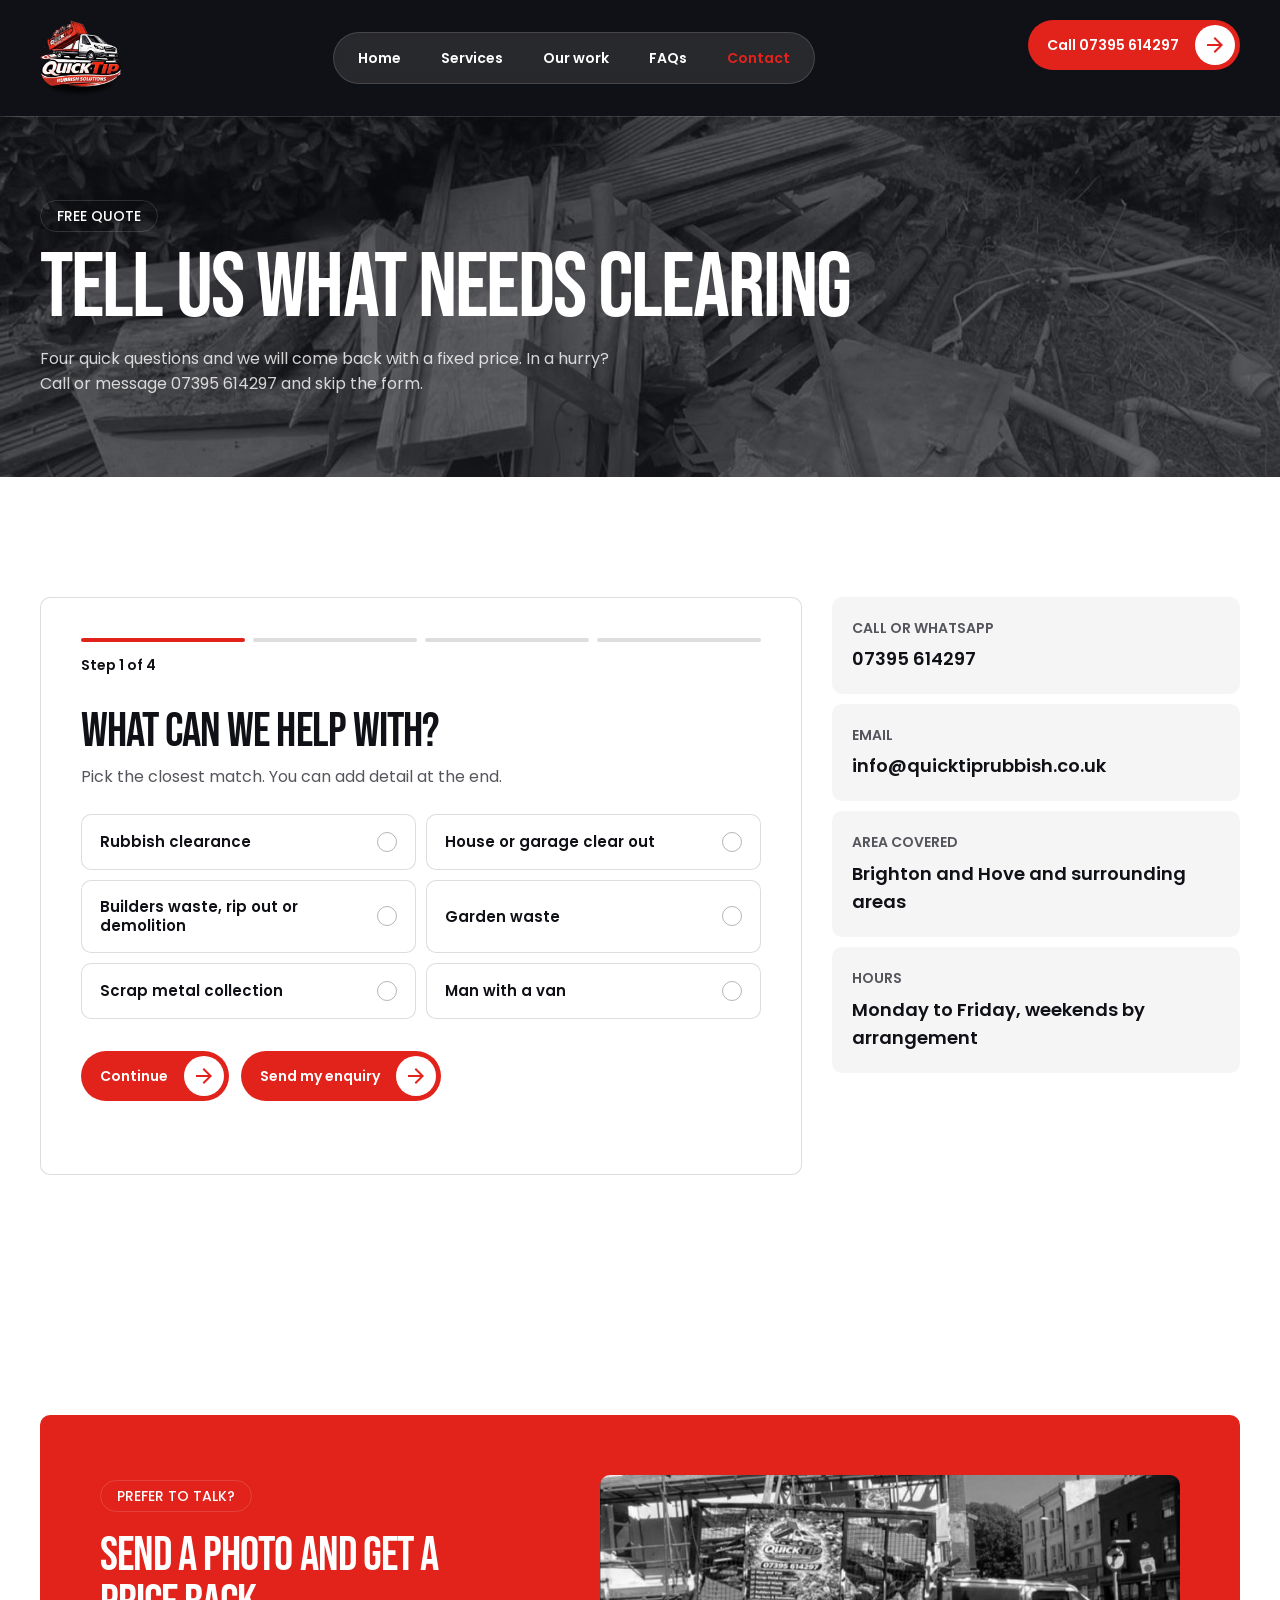
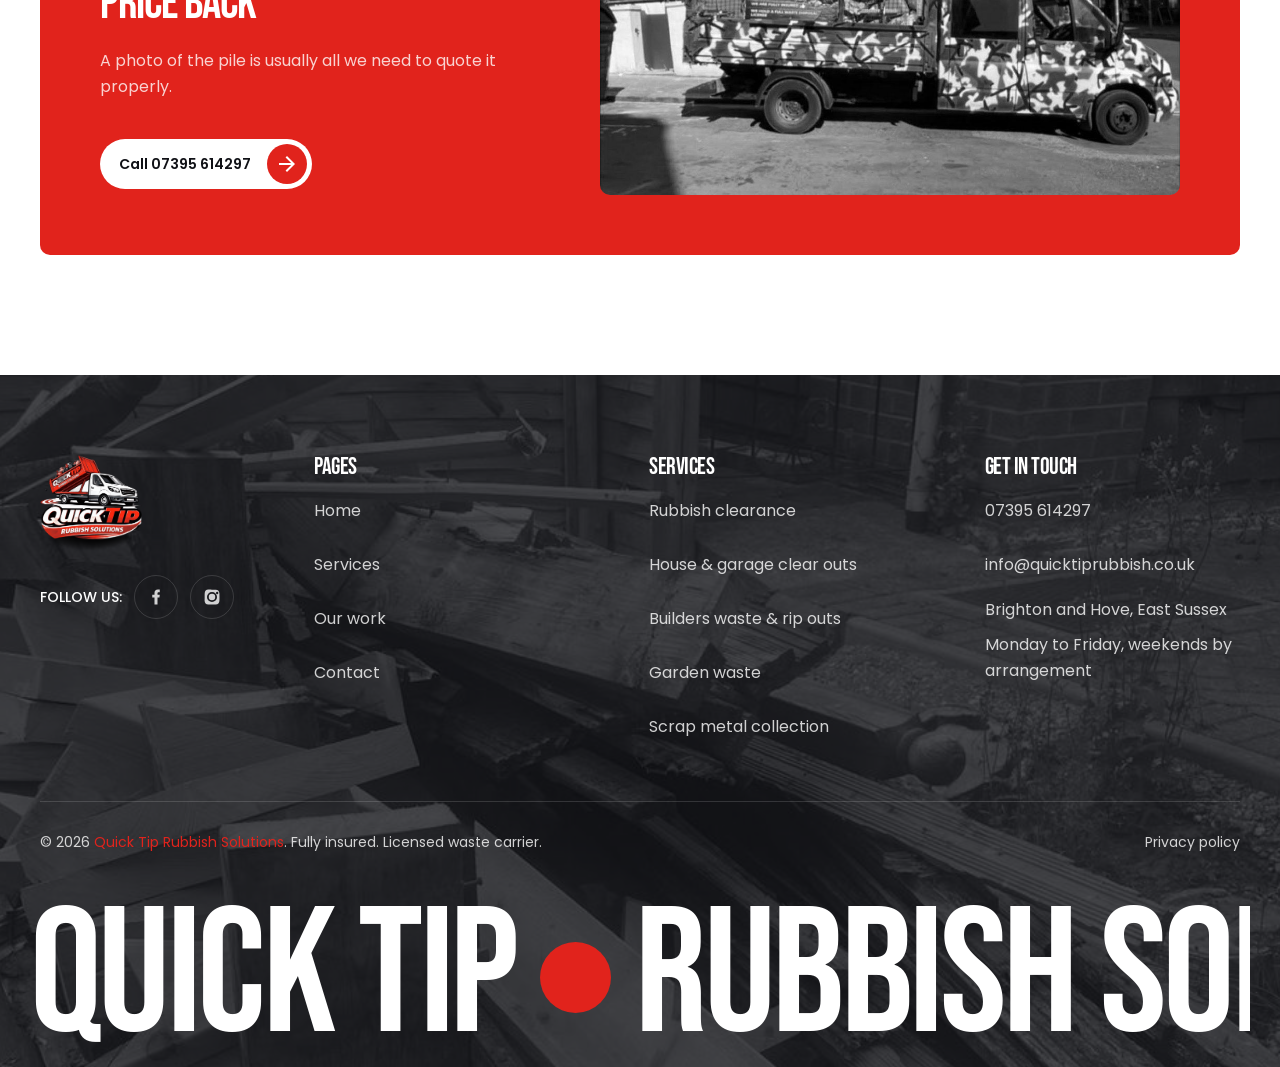
<file: contact.html>
<!DOCTYPE html>
<html lang="en">
<head>
<meta charset="utf-8">
<meta name="viewport" content="width=device-width, initial-scale=1.0">
<title>Get a Free Rubbish Removal Quote | Quick Tip</title>
<meta name="description" content="Tell us what needs clearing in Brighton and Hove and get a fixed price back. Answer four quick questions or call Quick Tip on 07395 614297 today.">
<link rel="canonical" href="https://www.quicktiprubbish.co.uk/contact.html">
<link rel="icon" href="images/logo.png" type="image/png">
<link rel="preconnect" href="https://fonts.googleapis.com">
<link rel="preconnect" href="https://fonts.gstatic.com" crossorigin>
<link href="https://fonts.googleapis.com/css2?family=Bebas+Neue&family=Poppins:wght@400;500;600&display=swap" rel="stylesheet">
<link rel="stylesheet" href="styles.css">
</head>
<body>

<a class="skip-link" href="#main">Skip to content</a>

<header class="site-header is-stuck" id="siteHeader">
  <nav class="nav" aria-label="Main">
    <a class="nav__logo" href="index.html" aria-label="Quick Tip Rubbish Solutions home">
      <img src="images/logo.png" alt="Quick Tip Rubbish Solutions logo" width="520" height="490">
    </a>

    <div class="nav__menu">
      <a class="nav__link" href="index.html">Home</a>
      <a class="nav__link" href="index.html#services">Services</a>
      <a class="nav__link" href="index.html#work">Our work</a>
      <a class="nav__link" href="index.html#faq">FAQs</a>
      <a class="nav__link" href="contact.html" aria-current="page">Contact</a>
    </div>

    <a class="btn nav__cta" href="tel:07395614297">
      <span class="btn__label">Call 07395 614297</span>
      <span class="btn__icon" aria-hidden="true"></span>
    </a>

    <button class="nav__burger" id="navBurger" type="button" aria-expanded="false" aria-controls="navPanel" aria-label="Open menu">
      <span></span><span></span><span></span>
    </button>
  </nav>

  <div class="nav__panel" id="navPanel">
    <a href="index.html">Home</a>
    <a href="index.html#services">Services</a>
    <a href="index.html#work">Our work</a>
    <a href="index.html#faq">FAQs</a>
    <a href="contact.html">Contact</a>
    <a class="btn" href="tel:07395614297">
      <span class="btn__label">Call 07395 614297</span>
      <span class="btn__icon" aria-hidden="true"></span>
    </a>
  </div>
</header>

<main id="main">

  <section class="page-hero">
    <div class="page-hero__bg">
      <img src="images/job-builders-waste.jpg" alt="" aria-hidden="true" width="1100" height="733">
    </div>
    <div class="page-hero__inner">
      <span class="tag tag--light">Free quote</span>
      <h1>Tell us what needs clearing</h1>
      <p>Four quick questions and we will come back with a fixed price. In a hurry? Call or message 07395 614297 and skip the form.</p>
    </div>
  </section>

  <section class="section">
    <div class="container contact-grid">

      <div class="contact-grid__form">
        <form class="wizard" id="quoteForm" novalidate>

          <div class="wizard__bar">
            <div class="wizard__dots" id="wizardDots" aria-hidden="true">
              <span class="wizard__dot is-done"></span>
              <span class="wizard__dot"></span>
              <span class="wizard__dot"></span>
              <span class="wizard__dot"></span>
            </div>
            <p class="wizard__count">Step <span id="stepNow">1</span> of 4</p>
          </div>

          <!-- Step 1 -->
          <div class="wizard__step is-active" data-step="1">
            <div class="wizard__q">
              <h2>What can we help with?</h2>
              <p>Pick the closest match. You can add detail at the end.</p>
            </div>
            <div class="choices" role="group" aria-label="Job type">
              <button class="choice" type="button" data-field="jobType" data-value="Rubbish clearance">Rubbish clearance</button>
              <button class="choice" type="button" data-field="jobType" data-value="House or garage clear out">House or garage clear out</button>
              <button class="choice" type="button" data-field="jobType" data-value="Builders waste, rip out or demolition">Builders waste, rip out or demolition</button>
              <button class="choice" type="button" data-field="jobType" data-value="Garden waste">Garden waste</button>
              <button class="choice" type="button" data-field="jobType" data-value="Scrap metal collection">Scrap metal collection</button>
              <button class="choice" type="button" data-field="jobType" data-value="Man with a van">Man with a van</button>
            </div>
          </div>

          <!-- Step 2 -->
          <div class="wizard__step" data-step="2">
            <div class="wizard__q">
              <h2>Roughly how much is there?</h2>
              <p>A rough idea is fine. One van holds about a 16 yard skip.</p>
            </div>
            <div class="choices" role="group" aria-label="Load size">
              <button class="choice" type="button" data-field="loadSize" data-value="A single item">A single item</button>
              <button class="choice" type="button" data-field="loadSize" data-value="A few items or bags">A few items or bags</button>
              <button class="choice" type="button" data-field="loadSize" data-value="Around half a van load">Around half a van load</button>
              <button class="choice" type="button" data-field="loadSize" data-value="A full van load or more">A full van load or more</button>
              <button class="choice" type="button" data-field="loadSize" data-value="Not sure yet">Not sure yet</button>
            </div>
          </div>

          <!-- Step 3 -->
          <div class="wizard__step" data-step="3">
            <div class="wizard__q">
              <h2>When do you need it gone?</h2>
              <p>We work Monday to Friday, weekends by arrangement.</p>
            </div>
            <div class="choices" role="group" aria-label="Timing">
              <button class="choice" type="button" data-field="timing" data-value="As soon as possible">As soon as possible</button>
              <button class="choice" type="button" data-field="timing" data-value="This week">This week</button>
              <button class="choice" type="button" data-field="timing" data-value="Within the next month">Within the next month</button>
              <button class="choice" type="button" data-field="timing" data-value="Just getting a price for now">Just getting a price for now</button>
            </div>
          </div>

          <!-- Step 4 -->
          <div class="wizard__step" data-step="4">
            <div class="wizard__q">
              <h2>Your details</h2>
              <p>We will use these to send your price and nothing else.</p>
            </div>

            <div class="fields-2">
              <div class="field">
                <label for="name">Your name</label>
                <input type="text" id="name" name="name" autocomplete="name" required>
              </div>
              <div class="field">
                <label for="phone">Phone number</label>
                <input type="tel" id="phone" name="phone" autocomplete="tel" required>
              </div>
              <div class="field field--full">
                <label for="email">Email address</label>
                <input type="email" id="email" name="email" autocomplete="email" required>
              </div>
              <div class="field field--full">
                <label for="area">Where is the job? (area or postcode)</label>
                <input type="text" id="area" name="area" autocomplete="postal-code" required>
              </div>
              <div class="field field--full">
                <label for="message">Anything else we should know? (optional)</label>
                <textarea id="message" name="message" placeholder="Access, stairs, parking, what is in the pile"></textarea>
              </div>
            </div>

            <p class="form-note">By sending this you agree we can contact you about your enquiry. See our <a href="privacy.html">privacy policy</a>.</p>
          </div>

          <div class="wizard__nav">
            <button class="btn-back" type="button" id="btnBack" hidden>Back</button>
            <button class="btn" type="button" id="btnNext">
              <span class="btn__label">Continue</span>
              <span class="btn__icon" aria-hidden="true"></span>
            </button>
            <button class="btn" type="submit" id="btnSubmit" hidden>
              <span class="btn__label">Send my enquiry</span>
              <span class="btn__icon" aria-hidden="true"></span>
            </button>
          </div>

          <p class="form-status" id="formStatus" role="status" aria-live="polite"></p>

          <div class="wizard__done" id="wizardDone">
            <h2>Thanks, that is with us.</h2>
            <p>We have got your enquiry and we will come back with a price shortly. If it is urgent, call or message 07395 614297 and we will pick it up faster.</p>
          </div>
        </form>
      </div>

      <aside class="contact-grid__side">
        <div class="contact-cards contact-cards--side">
          <div class="contact-card">
            <span>Call or WhatsApp</span>
            <a href="tel:07395614297">07395 614297</a>
          </div>
          <div class="contact-card">
            <span>Email</span>
            <a href="mailto:info@quicktiprubbish.co.uk">info@quicktiprubbish.co.uk</a>
          </div>
          <div class="contact-card">
            <span>Area covered</span>
            <p>Brighton and Hove and surrounding areas</p>
          </div>
          <div class="contact-card">
            <span>Hours</span>
            <p>Monday to Friday, weekends by arrangement</p>
          </div>
        </div>
      </aside>

    </div>
  </section>

  <section class="section cta">
    <div class="container">
      <div class="cta__inner reveal">
        <div class="cta__copy">
          <div class="stack-20">
            <span class="tag tag--light">Prefer to talk?</span>
            <h2>Send a photo and get a price back</h2>
            <p>A photo of the pile is usually all we need to quote it properly.</p>
          </div>
          <a class="btn btn--white" href="tel:07395614297">
            <span class="btn__label">Call 07395 614297</span>
            <span class="btn__icon" aria-hidden="true"></span>
          </a>
        </div>
        <div class="cta__photo">
          <img src="images/van-loaded.jpg" alt="Quick Tip tipper van loaded and ready for a Brighton clearance job" loading="lazy" width="1116" height="627">
        </div>
      </div>
    </div>
  </section>

</main>

<footer class="footer">
  <div class="footer__bg">
    <img src="images/job-wood.jpg" alt="" aria-hidden="true" loading="lazy" width="1100" height="733">
  </div>

  <div class="footer__inner">
    <div class="footer__top">
      <div class="footer__brand">
        <img src="images/logo.png" alt="Quick Tip Rubbish Solutions logo" width="520" height="490">
        <div class="footer__social">
          <span>Follow us:</span>
          <a href="https://www.facebook.com/profile.php?id=61564575852799" target="_blank" rel="noopener" aria-label="Quick Tip on Facebook">
            <svg viewBox="0 0 24 24" aria-hidden="true"><path d="M14 9V7c0-1 .5-1.5 1.5-1.5H17V2h-2.5C11.5 2 10 3.8 10 6.5V9H7v3.5h3V22h4v-9.5h2.6l.4-3.5Z"/></svg>
          </a>
          <a href="https://www.instagram.com/quicktip_solutions" target="_blank" rel="noopener" aria-label="Quick Tip on Instagram">
            <svg viewBox="0 0 24 24" aria-hidden="true"><path d="M12 2.2c3.2 0 3.6 0 4.9.07 3.3.15 4.8 1.7 5 5 .06 1.3.07 1.7.07 4.9s0 3.6-.07 4.9c-.2 3.3-1.7 4.8-5 5-1.3.06-1.7.07-4.9.07s-3.6 0-4.9-.07c-3.3-.2-4.8-1.7-5-5C2.2 15.6 2.2 15.2 2.2 12s0-3.6.07-4.9c.15-3.3 1.7-4.8 5-5C8.4 2.2 8.8 2.2 12 2.2Zm0 3.1A6.7 6.7 0 1 0 18.7 12 6.7 6.7 0 0 0 12 5.3Zm0 11A4.3 4.3 0 1 1 16.3 12 4.3 4.3 0 0 1 12 16.3Zm6.9-11.2a1.56 1.56 0 1 0 1.56 1.56 1.56 1.56 0 0 0-1.56-1.56Z"/></svg>
          </a>
        </div>
      </div>

      <div class="footer__cols">
        <div class="footer__col">
          <h2>Pages</h2>
          <a href="index.html">Home</a>
          <a href="index.html#services">Services</a>
          <a href="index.html#work">Our work</a>
          <a href="contact.html">Contact</a>
        </div>
        <div class="footer__col">
          <h2>Services</h2>
          <a href="index.html#services">Rubbish clearance</a>
          <a href="index.html#services">House &amp; garage clear outs</a>
          <a href="index.html#services">Builders waste &amp; rip outs</a>
          <a href="index.html#services">Garden waste</a>
          <a href="index.html#services">Scrap metal collection</a>
        </div>
        <div class="footer__col">
          <h2>Get in touch</h2>
          <a href="tel:07395614297">07395 614297</a>
          <a href="mailto:info@quicktiprubbish.co.uk">info@quicktiprubbish.co.uk</a>
          <p>Brighton and Hove, East Sussex</p>
          <p>Monday to Friday, weekends by arrangement</p>
        </div>
      </div>
    </div>

    <div class="footer__legal">
      <p>&copy; <span id="year">2026</span> <span class="accent">Quick Tip Rubbish Solutions</span>. Fully insured. Licensed waste carrier.</p>
      <a href="privacy.html">Privacy policy</a>
    </div>
  </div>

  <div class="marquee" aria-hidden="true">
    <div class="marquee__track">
      <span class="marquee__item">Quick Tip<span class="marquee__dot"></span></span>
      <span class="marquee__item">Rubbish Solutions<span class="marquee__dot"></span></span>
      <span class="marquee__item">Quick Tip<span class="marquee__dot"></span></span>
      <span class="marquee__item">Rubbish Solutions<span class="marquee__dot"></span></span>
    </div>
  </div>
</footer>

<script src="main.js"></script>
</body>
</html>
</file>
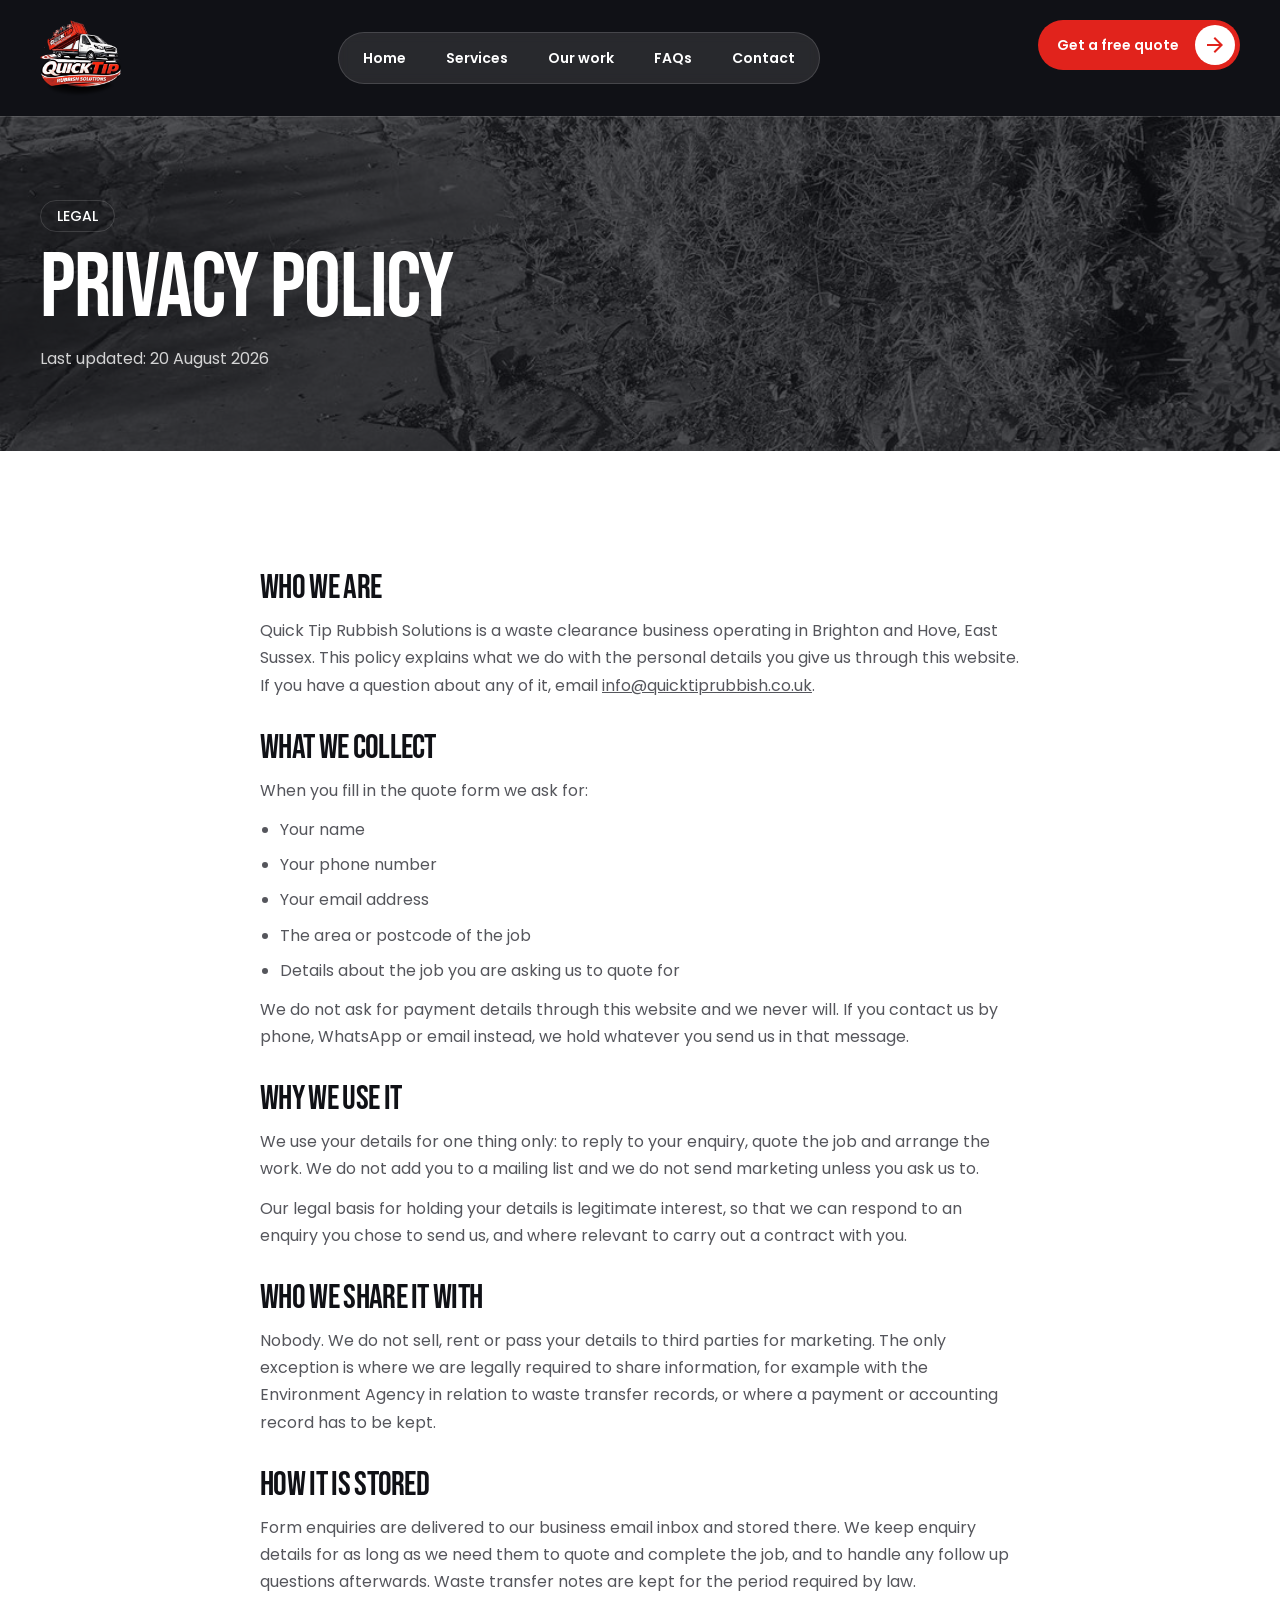
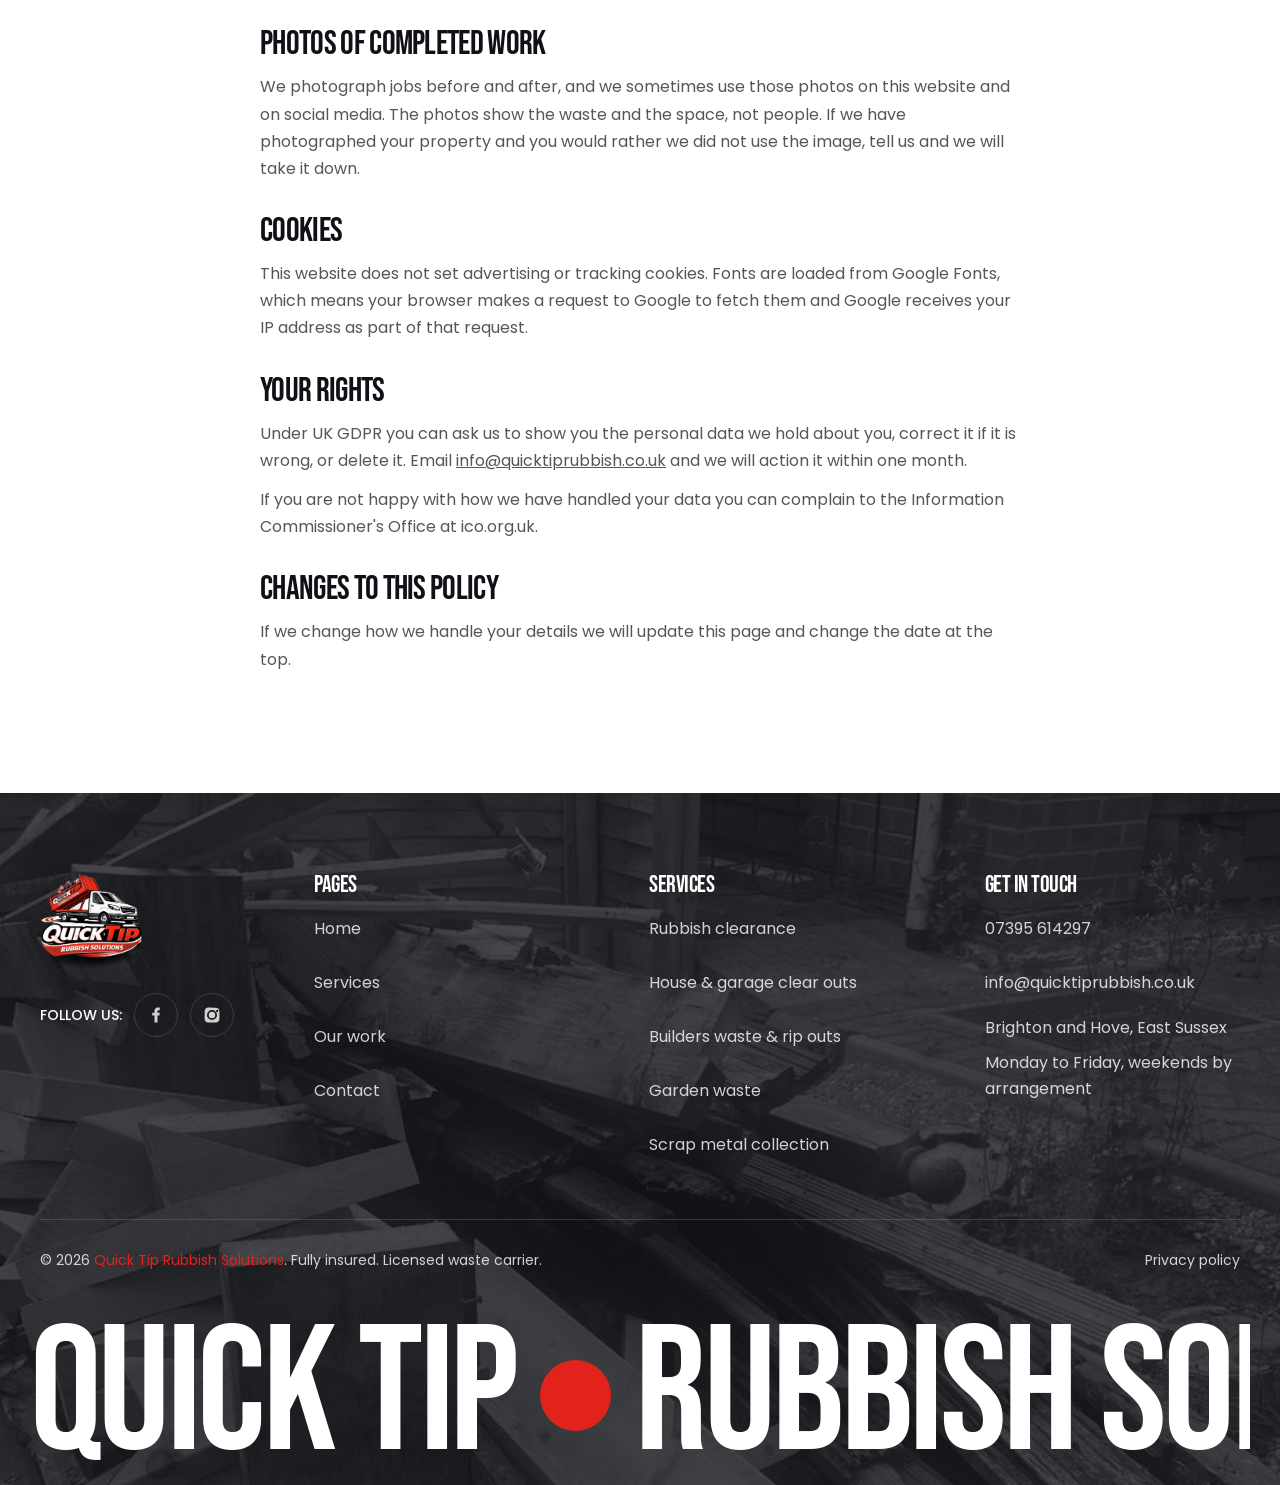
<file: privacy.html>
<!DOCTYPE html>
<html lang="en">
<head>
<meta charset="utf-8">
<meta name="viewport" content="width=device-width, initial-scale=1.0">
<title>Privacy Policy | Quick Tip Rubbish Solutions</title>
<meta name="description" content="How Quick Tip Rubbish Solutions in Brighton collects, uses and stores the details you send through our quote form, and how to ask us to delete them.">
<link rel="canonical" href="https://www.quicktiprubbish.co.uk/privacy.html">
<link rel="icon" href="images/logo.png" type="image/png">
<link rel="preconnect" href="https://fonts.googleapis.com">
<link rel="preconnect" href="https://fonts.gstatic.com" crossorigin>
<link href="https://fonts.googleapis.com/css2?family=Bebas+Neue&family=Poppins:wght@400;500;600&display=swap" rel="stylesheet">
<link rel="stylesheet" href="styles.css">
</head>
<body>

<a class="skip-link" href="#main">Skip to content</a>

<header class="site-header is-stuck" id="siteHeader">
  <nav class="nav" aria-label="Main">
    <a class="nav__logo" href="index.html" aria-label="Quick Tip Rubbish Solutions home">
      <img src="images/logo.png" alt="Quick Tip Rubbish Solutions logo" width="520" height="490">
    </a>

    <div class="nav__menu">
      <a class="nav__link" href="index.html">Home</a>
      <a class="nav__link" href="index.html#services">Services</a>
      <a class="nav__link" href="index.html#work">Our work</a>
      <a class="nav__link" href="index.html#faq">FAQs</a>
      <a class="nav__link" href="contact.html">Contact</a>
    </div>

    <a class="btn nav__cta" href="contact.html">
      <span class="btn__label">Get a free quote</span>
      <span class="btn__icon" aria-hidden="true"></span>
    </a>

    <button class="nav__burger" id="navBurger" type="button" aria-expanded="false" aria-controls="navPanel" aria-label="Open menu">
      <span></span><span></span><span></span>
    </button>
  </nav>

  <div class="nav__panel" id="navPanel">
    <a href="index.html">Home</a>
    <a href="index.html#services">Services</a>
    <a href="index.html#work">Our work</a>
    <a href="index.html#faq">FAQs</a>
    <a href="contact.html">Contact</a>
    <a class="btn" href="contact.html">
      <span class="btn__label">Get a free quote</span>
      <span class="btn__icon" aria-hidden="true"></span>
    </a>
  </div>
</header>

<main id="main">

  <section class="page-hero">
    <div class="page-hero__bg">
      <img src="images/job-patio.jpg" alt="" aria-hidden="true" width="1100" height="733">
    </div>
    <div class="page-hero__inner">
      <span class="tag tag--light">Legal</span>
      <h1>Privacy policy</h1>
      <p>Last updated: 20 August 2026</p>
    </div>
  </section>

  <section class="section">
    <div class="container legal">

      <div class="stack-12">
        <h2>Who we are</h2>
        <p>Quick Tip Rubbish Solutions is a waste clearance business operating in Brighton and Hove, East Sussex. This policy explains what we do with the personal details you give us through this website. If you have a question about any of it, email <a href="mailto:info@quicktiprubbish.co.uk">info@quicktiprubbish.co.uk</a>.</p>
      </div>

      <div class="stack-12">
        <h2>What we collect</h2>
        <p>When you fill in the quote form we ask for:</p>
        <ul>
          <li>Your name</li>
          <li>Your phone number</li>
          <li>Your email address</li>
          <li>The area or postcode of the job</li>
          <li>Details about the job you are asking us to quote for</li>
        </ul>
        <p>We do not ask for payment details through this website and we never will. If you contact us by phone, WhatsApp or email instead, we hold whatever you send us in that message.</p>
      </div>

      <div class="stack-12">
        <h2>Why we use it</h2>
        <p>We use your details for one thing only: to reply to your enquiry, quote the job and arrange the work. We do not add you to a mailing list and we do not send marketing unless you ask us to.</p>
        <p>Our legal basis for holding your details is legitimate interest, so that we can respond to an enquiry you chose to send us, and where relevant to carry out a contract with you.</p>
      </div>

      <div class="stack-12">
        <h2>Who we share it with</h2>
        <p>Nobody. We do not sell, rent or pass your details to third parties for marketing. The only exception is where we are legally required to share information, for example with the Environment Agency in relation to waste transfer records, or where a payment or accounting record has to be kept.</p>
      </div>

      <div class="stack-12">
        <h2>How it is stored</h2>
        <p>Form enquiries are delivered to our business email inbox and stored there. We keep enquiry details for as long as we need them to quote and complete the job, and to handle any follow up questions afterwards. Waste transfer notes are kept for the period required by law.</p>
      </div>

      <div class="stack-12">
        <h2>Photos of completed work</h2>
        <p>We photograph jobs before and after, and we sometimes use those photos on this website and on social media. The photos show the waste and the space, not people. If we have photographed your property and you would rather we did not use the image, tell us and we will take it down.</p>
      </div>

      <div class="stack-12">
        <h2>Cookies</h2>
        <p>This website does not set advertising or tracking cookies. Fonts are loaded from Google Fonts, which means your browser makes a request to Google to fetch them and Google receives your IP address as part of that request.</p>
      </div>

      <div class="stack-12">
        <h2>Your rights</h2>
        <p>Under UK GDPR you can ask us to show you the personal data we hold about you, correct it if it is wrong, or delete it. Email <a href="mailto:info@quicktiprubbish.co.uk">info@quicktiprubbish.co.uk</a> and we will action it within one month.</p>
        <p>If you are not happy with how we have handled your data you can complain to the Information Commissioner's Office at ico.org.uk.</p>
      </div>

      <div class="stack-12">
        <h2>Changes to this policy</h2>
        <p>If we change how we handle your details we will update this page and change the date at the top.</p>
      </div>

    </div>
  </section>

</main>

<footer class="footer">
  <div class="footer__bg">
    <img src="images/job-wood.jpg" alt="" aria-hidden="true" loading="lazy" width="1100" height="733">
  </div>

  <div class="footer__inner">
    <div class="footer__top">
      <div class="footer__brand">
        <img src="images/logo.png" alt="Quick Tip Rubbish Solutions logo" width="520" height="490">
        <div class="footer__social">
          <span>Follow us:</span>
          <a href="https://www.facebook.com/profile.php?id=61564575852799" target="_blank" rel="noopener" aria-label="Quick Tip on Facebook">
            <svg viewBox="0 0 24 24" aria-hidden="true"><path d="M14 9V7c0-1 .5-1.5 1.5-1.5H17V2h-2.5C11.5 2 10 3.8 10 6.5V9H7v3.5h3V22h4v-9.5h2.6l.4-3.5Z"/></svg>
          </a>
          <a href="https://www.instagram.com/quicktip_solutions" target="_blank" rel="noopener" aria-label="Quick Tip on Instagram">
            <svg viewBox="0 0 24 24" aria-hidden="true"><path d="M12 2.2c3.2 0 3.6 0 4.9.07 3.3.15 4.8 1.7 5 5 .06 1.3.07 1.7.07 4.9s0 3.6-.07 4.9c-.2 3.3-1.7 4.8-5 5-1.3.06-1.7.07-4.9.07s-3.6 0-4.9-.07c-3.3-.2-4.8-1.7-5-5C2.2 15.6 2.2 15.2 2.2 12s0-3.6.07-4.9c.15-3.3 1.7-4.8 5-5C8.4 2.2 8.8 2.2 12 2.2Zm0 3.1A6.7 6.7 0 1 0 18.7 12 6.7 6.7 0 0 0 12 5.3Zm0 11A4.3 4.3 0 1 1 16.3 12 4.3 4.3 0 0 1 12 16.3Zm6.9-11.2a1.56 1.56 0 1 0 1.56 1.56 1.56 1.56 0 0 0-1.56-1.56Z"/></svg>
          </a>
        </div>
      </div>

      <div class="footer__cols">
        <div class="footer__col">
          <h2>Pages</h2>
          <a href="index.html">Home</a>
          <a href="index.html#services">Services</a>
          <a href="index.html#work">Our work</a>
          <a href="contact.html">Contact</a>
        </div>
        <div class="footer__col">
          <h2>Services</h2>
          <a href="index.html#services">Rubbish clearance</a>
          <a href="index.html#services">House &amp; garage clear outs</a>
          <a href="index.html#services">Builders waste &amp; rip outs</a>
          <a href="index.html#services">Garden waste</a>
          <a href="index.html#services">Scrap metal collection</a>
        </div>
        <div class="footer__col">
          <h2>Get in touch</h2>
          <a href="tel:07395614297">07395 614297</a>
          <a href="mailto:info@quicktiprubbish.co.uk">info@quicktiprubbish.co.uk</a>
          <p>Brighton and Hove, East Sussex</p>
          <p>Monday to Friday, weekends by arrangement</p>
        </div>
      </div>
    </div>

    <div class="footer__legal">
      <p>&copy; <span id="year">2026</span> <span class="accent">Quick Tip Rubbish Solutions</span>. Fully insured. Licensed waste carrier.</p>
      <a href="privacy.html">Privacy policy</a>
    </div>
  </div>

  <div class="marquee" aria-hidden="true">
    <div class="marquee__track">
      <span class="marquee__item">Quick Tip<span class="marquee__dot"></span></span>
      <span class="marquee__item">Rubbish Solutions<span class="marquee__dot"></span></span>
      <span class="marquee__item">Quick Tip<span class="marquee__dot"></span></span>
      <span class="marquee__item">Rubbish Solutions<span class="marquee__dot"></span></span>
    </div>
  </div>
</footer>

<script src="main.js"></script>
</body>
</html>
</file>
<file: styles.css>
/* =========================================================
   Quick Tip Rubbish Solutions
   Display: Bebas Neue   Body: Poppins
   ========================================================= */

/* ---------- Tokens ---------- */
:root {
  --red: #e1231c;
  --red-dark: #b3140f;
  --ink: #101116;
  --white: #ffffff;
  --grey: #f5f5f6;
  --body: #55565c;

  --white-80: rgba(255, 255, 255, 0.8);
  --white-60: rgba(255, 255, 255, 0.6);
  --white-14: rgba(255, 255, 255, 0.14);
  --ink-30: rgba(16, 17, 22, 0.3);
  --ink-14: rgba(16, 17, 22, 0.14);

  --radius: 10px;
  --radius-sm: 6px;
  --pill: 100px;

  --ease: cubic-bezier(0.44, 0, 0.56, 1);
  --t: 0.4s var(--ease);

  --pad-x: 20px;
  --pad-y: 60px;
  --container: 1200px;
}

/* ---------- Reset ---------- */
*,
*::before,
*::after { box-sizing: border-box; }

html { -webkit-text-size-adjust: 100%; scroll-behavior: smooth; }

body {
  margin: 0;
  font-family: "Poppins", "Segoe UI", Arial, sans-serif;
  font-size: 16px;
  font-weight: 400;
  line-height: 1.6;
  color: var(--body);
  background: var(--white);
  -webkit-font-smoothing: antialiased;
  overflow-x: hidden;
}

img { max-width: 100%; display: block; }
a { color: inherit; }
button { font: inherit; }

h1, h2, h3, h4, h5, h6 { margin: 0; }
p { margin: 0; }
ul { margin: 0; padding: 0; list-style: none; }

/* ---------- Type scale ---------- */
h1, .h1 {
  font-family: "Bebas Neue", Impact, "Arial Narrow", sans-serif;
  font-weight: 400;
  font-size: clamp(40px, 11vw, 120px);
  line-height: 0.8;
  letter-spacing: -0.02em;
  color: var(--white);
}

h2, .h2 {
  font-family: "Bebas Neue", Impact, "Arial Narrow", sans-serif;
  font-weight: 400;
  font-size: clamp(30px, 4.4vw, 48px);
  line-height: 1;
  letter-spacing: -0.02em;
  color: var(--ink);
}

h3, .h3 {
  font-family: "Bebas Neue", Impact, "Arial Narrow", sans-serif;
  font-weight: 400;
  font-size: clamp(20px, 2.8vw, 32px);
  line-height: 1;
  letter-spacing: -0.02em;
  color: var(--ink);
}

h4, .h4 {
  font-family: "Bebas Neue", Impact, "Arial Narrow", sans-serif;
  font-weight: 400;
  font-size: clamp(16px, 2vw, 24px);
  line-height: 1;
  letter-spacing: -0.02em;
  color: var(--ink);
}

.eyebrow {
  font-size: 14px;
  font-weight: 500;
  line-height: 1;
  text-transform: uppercase;
  color: var(--body);
}

.on-dark, .on-dark h2, .on-dark h3 { color: var(--white); }
.muted-light { color: var(--white-80); }
.accent { color: var(--red); }

/* ---------- Layout ---------- */
.section { position: relative; padding: var(--pad-y) var(--pad-x); }
.container { width: 100%; max-width: var(--container); margin: 0 auto; }
.stack-40 { display: flex; flex-direction: column; gap: 40px; }
.stack-24 { display: flex; flex-direction: column; gap: 24px; }
.stack-20 { display: flex; flex-direction: column; gap: 20px; }
.stack-12 { display: flex; flex-direction: column; gap: 12px; }
.skip-link {
  position: absolute;
  left: -9999px;
  top: 0;
  z-index: 100;
  padding: 12px 18px;
  background: var(--red);
  color: var(--white);
  font-weight: 600;
}
.skip-link:focus { left: 12px; top: 12px; }

/* ---------- Tag pill ---------- */
.tag {
  display: inline-flex;
  align-items: center;
  align-self: flex-start;
  padding: 8px 16px;
  border: 1px solid var(--ink-30);
  border-radius: var(--pill);
  font-size: 14px;
  font-weight: 500;
  line-height: 1;
  text-transform: uppercase;
  color: var(--ink);
}
.tag--light { border-color: var(--white-14); color: var(--white); }

/* ---------- Buttons ---------- */
.btn {
  position: relative;
  display: inline-flex;
  align-items: center;
  align-self: flex-start;   /* never stretch to fill a flex column */
  flex: none;
  width: fit-content;
  max-width: 100%;
  gap: 24px;
  padding: 13px 13px 13px 19px;
  border: 0;
  border-radius: var(--pill);
  background: var(--red);
  color: var(--white);
  font-size: 14px;
  font-weight: 600;
  line-height: 1;
  text-decoration: none;
  cursor: pointer;
  overflow: hidden;
  transition: background var(--t), border-color var(--t);
}
.btn__label { position: relative; z-index: 2; white-space: nowrap; transition: color var(--t); }
.btn__icon {
  position: relative;
  z-index: 2;
  flex: none;
  width: 24px;
  height: 24px;
  background-color: var(--red);
  -webkit-mask: url("data:image/svg+xml;utf8,<svg xmlns='http://www.w3.org/2000/svg' viewBox='0 0 24 24'><path d='M 16.175 13 L 4 13 L 4 11 L 16.175 11 L 10.575 5.4 L 12 4 L 20 12 L 12 20 L 10.575 18.6 Z'/></svg>") center / 24px no-repeat;
  mask: url("data:image/svg+xml;utf8,<svg xmlns='http://www.w3.org/2000/svg' viewBox='0 0 24 24'><path d='M 16.175 13 L 4 13 L 4 11 L 16.175 11 L 10.575 5.4 L 12 4 L 20 12 L 12 20 L 10.575 18.6 Z'/></svg>") center / 24px no-repeat;
  transition: background-color var(--t);
}
/* The circle behind the arrow expands to fill the whole button on hover.
   Driven by the four inset lengths: they interpolate cleanly from the very
   first hover, unlike width:40px -> auto or a clip-path shape swap. */
.btn::after {
  content: "";
  position: absolute;
  z-index: 1;
  top: 5px;
  right: 5px;
  bottom: 5px;
  left: calc(100% - 45px);   /* 40px wide, so a perfect 40x40 circle */
  border-radius: var(--pill);
  background: var(--white);
  transition: top var(--t), right var(--t), bottom var(--t), left var(--t);
}
.btn:hover::after,
.btn:focus-visible::after { top: 3px; right: 3px; bottom: 3px; left: 3px; }
.btn:hover .btn__label,
.btn:focus-visible .btn__label { color: var(--red); }

.btn--dark { background: var(--ink); }
.btn--dark .btn__icon { background-color: var(--ink); }
.btn--dark:hover .btn__label,
.btn--dark:focus-visible .btn__label { color: var(--ink); }

.btn--white { background: var(--white); color: var(--ink); }
.btn--white .btn__icon { background-color: var(--white); }
.btn--white::after { background: var(--red); }
.btn--white:hover .btn__label,
.btn--white:focus-visible .btn__label { color: var(--white); }
.btn--white:hover .btn__icon,
.btn--white:focus-visible .btn__icon { background-color: var(--red); }

.btn--outline { background: transparent; box-shadow: inset 0 0 0 1px var(--ink-30); color: var(--ink); }
.btn--outline .btn__icon { background-color: var(--white); }
.btn--outline::after { background: var(--ink); }
.btn--outline:hover .btn__label,
.btn--outline:focus-visible .btn__label { color: var(--white); }

.btn--outline-light { background: transparent; box-shadow: inset 0 0 0 1px var(--white-60); color: var(--white); }
.btn--outline-light .btn__icon { background-color: var(--red); }
.btn--outline-light::after { background: var(--white); }
.btn--outline-light:hover .btn__label,
.btn--outline-light:focus-visible .btn__label { color: var(--red); }

/* ---------- Header / nav ---------- */
.site-header {
  position: absolute;
  top: 0;
  left: 0;
  width: 100%;
  z-index: 50;
  padding: 20px;
}
.site-header.is-stuck {
  position: fixed;
  background: var(--ink);
  box-shadow: 0 1px 0 var(--white-14);
  animation: dropin 0.4s var(--ease);
}
@keyframes dropin { from { transform: translateY(-100%); } to { transform: translateY(0); } }

.nav {
  display: flex;
  align-items: center;
  justify-content: space-between;
  gap: 16px;
  width: 100%;
  max-width: var(--container);
  margin: 0 auto;
}
.nav__logo { display: block; flex: none; }
.nav__logo img { height: 64px; width: auto; }

.nav__menu {
  display: none;
  align-items: center;
  gap: 40px;
  padding: 18px 24px;
  border: 1px solid var(--white-14);
  border-radius: var(--pill);
  background: rgba(255, 255, 255, 0.1);
  backdrop-filter: blur(6px);
}
.nav__link {
  font-size: 14px;
  font-weight: 600;
  line-height: 1;
  color: var(--white);
  text-decoration: none;
  transition: color var(--t);
}
.nav__link:hover,
.nav__link[aria-current="page"] { color: var(--red); }
.nav__cta { display: none; }

.nav__burger {
  display: flex;
  flex-direction: column;
  align-items: center;
  justify-content: center;
  gap: 6px;
  width: 44px;
  height: 44px;
  padding: 0;
  border: 0;
  background: transparent;
  cursor: pointer;
}
.nav__burger span {
  display: block;
  width: 24px;
  height: 2px;
  background: var(--white);
  transition: transform var(--t), opacity var(--t);
}
.nav__burger[aria-expanded="true"] span:nth-child(1) { transform: translateY(8px) rotate(45deg); }
.nav__burger[aria-expanded="true"] span:nth-child(2) { opacity: 0; }
.nav__burger[aria-expanded="true"] span:nth-child(3) { transform: translateY(-8px) rotate(-45deg); }

.nav__panel {
  display: none;
  width: 100%;
  max-width: var(--container);
  margin: 24px auto 0;
  padding: 20px;
  border: 1px solid var(--ink-14);
  border-radius: var(--radius);
  background: var(--white);
}
.nav__panel.is-open { display: block; }
.nav__panel a {
  display: flex;
  align-items: center;
  min-height: 44px;
  padding: 10px 0;
  font-size: 15px;
  font-weight: 600;
  color: var(--ink);
  text-decoration: none;
}
.nav__panel a:hover { color: var(--red); }
.nav__panel .btn { margin-top: 12px; width: 100%; justify-content: space-between; }

/* ---------- Hero ---------- */
.hero {
  position: relative;
  display: flex;
  align-items: flex-end;
  min-height: 100vh;
  padding: 140px 20px 60px;
  background: var(--ink);
  overflow: hidden;
}
.hero__bg { position: absolute; inset: 0; z-index: 0; }
.hero__bg img {
  width: 100%;
  height: 100%;
  object-fit: cover;
  filter: grayscale(1);
  mix-blend-mode: luminosity;
}
.hero__overlay {
  position: absolute;
  inset: 0;
  z-index: 1;
  background: linear-gradient(90deg, var(--ink) 0%, rgba(16, 17, 22, 0.3) 78%);
}
.hero__inner {
  position: relative;
  z-index: 2;
  display: flex;
  flex-direction: column;
  justify-content: flex-end;
  gap: 40px;
  width: 100%;
  max-width: var(--container);
  margin: 0 auto;
}
.hero__copy { display: flex; flex-direction: column; gap: 24px; max-width: 620px; }
.hero h1 .line { display: block; }
.hero h1 .word {
  display: inline-block;
  opacity: 0;
  transform: translateY(24px);
  transition: opacity 0.6s var(--ease), transform 0.6s var(--ease);
}
.hero h1.is-in .word { opacity: 1; transform: none; }
.hero__sub { color: var(--white-80); max-width: 46ch; }
.hero__actions { display: flex; flex-wrap: wrap; gap: 12px; }

.badge-row {
  display: inline-flex;
  align-items: center;
  align-self: flex-start;
  gap: 12px;
  padding: 6px 16px 6px 6px;
  border: 1px solid var(--white-14);
  border-radius: var(--pill);
  background: rgba(255, 255, 255, 0.08);
}
.badge-row__mark {
  display: grid;
  place-items: center;
  width: 34px;
  height: 34px;
  border-radius: var(--pill);
  background: var(--red);
  color: var(--white);
  font-family: "Bebas Neue", Impact, sans-serif;
  font-size: 18px;
  line-height: 1;
}
.badge-row__text {
  font-size: 14px;
  font-weight: 500;
  line-height: 1.2;
  text-transform: uppercase;
  color: var(--white);
}

/* Hero rotating service card */
.svc-card {
  display: flex;
  flex-direction: column;
  gap: 60px;
  width: 100%;
  max-width: 416px;
  padding: 20px;
  border-radius: var(--radius);
  background: var(--white);
}
.svc-card__top {
  display: flex;
  align-items: center;
  justify-content: space-between;
  font-size: 14px;
  font-weight: 600;
  line-height: 1;
  color: var(--ink);
}
.svc-card__count { display: flex; gap: 3px; }
.svc-card__count .total { color: var(--ink-30); }
.svc-card__bottom { display: flex; flex-direction: column; gap: 20px; }
.svc-card__line { position: relative; height: 2px; width: 100%; background: var(--ink-14); overflow: hidden; }
.svc-card__fill {
  position: absolute;
  inset: 0 auto 0 0;
  width: 25%;
  background: var(--red);
  transition: width 0.6s var(--ease);
}
.svc-card__row { display: flex; align-items: center; justify-content: space-between; gap: 10px; }

/* ---------- Trust strip ---------- */
.trust { padding-bottom: 0; }
.trust__inner {
  display: flex;
  flex-direction: column;
  align-items: center;
  gap: 40px;
  padding-bottom: var(--pad-y);
  border-bottom: 1px solid var(--ink-14);
}
.trust__title { text-align: center; }
.trust__grid {
  display: grid;
  grid-template-columns: repeat(2, minmax(0, 1fr));
  gap: 10px;
  width: 100%;
}
.trust__card {
  display: flex;
  flex-direction: column;
  align-items: center;
  gap: 20px;
  padding: 24px;
  border-radius: var(--radius);
  background: var(--grey);
  text-align: center;
}
.trust__icon {
  width: 40px;
  height: 40px;
  background-color: var(--red);
  -webkit-mask-repeat: no-repeat;
  -webkit-mask-position: center;
  -webkit-mask-size: contain;
  mask-repeat: no-repeat;
  mask-position: center;
  mask-size: contain;
}
.trust__label {
  display: inline-flex;
  padding: 8px 15px;
  border: 1px solid var(--ink-14);
  border-radius: var(--pill);
  font-size: 13px;
  font-weight: 600;
  line-height: 1.2;
  color: var(--ink);
}

/* ---------- Media frames that always fill their card ----------
   The image is taken out of flow so the frame can be sized by the
   grid/flex track, then the image covers whatever height it lands on. */
.about__photo,
.step__img,
.bento__img,
.faq__photo,
.cta__photo,
.quote-band__photo,
.services__panel-bg,
.ba__media {
  position: relative;
  overflow: hidden;
  border-radius: var(--radius);
}
.about__photo > img,
.step__img > img,
.bento__img > img,
.faq__photo > img,
.cta__photo > img,
.quote-band__photo > img {
  position: absolute;
  inset: 0;
  width: 100%;
  height: 100%;
  object-fit: cover;
}

/* ---------- Section heads ---------- */
.sec-head { display: flex; flex-direction: column; gap: 20px; }
.sec-head--center { align-items: center; text-align: center; }

/* ---------- About ---------- */
.about__top { display: flex; flex-direction: column; gap: 20px; }
.about__title { max-width: 690px; }
.about__grid { display: flex; flex-direction: column; gap: 20px; }
.about__photo { border-radius: var(--radius); overflow: hidden; aspect-ratio: 4 / 3; }
.about__photo img { width: 100%; height: 100%; object-fit: cover; }

.card-dark {
  display: flex;
  flex-direction: column;
  justify-content: space-between;
  gap: 40px;
  padding: 20px;
  border-radius: var(--radius);
  background: var(--ink);
}
.card-dark h3 { color: var(--white); }
.card-dark p { color: var(--white-80); }
.card-dark__foot {
  display: flex;
  align-items: center;
  gap: 16px;
  padding-top: 20px;
  border-top: 1px solid var(--white-14);
  font-size: 14px;
  font-weight: 500;
  color: var(--white-80);
}

.card-stat {
  position: relative;
  display: flex;
  flex-direction: column;
  gap: 24px;
  padding: 10px 10px 60px;
  border: 1px solid var(--ink-30);
  border-radius: var(--radius);
  overflow: hidden;
}
.card-stat__top {
  display: flex;
  align-items: center;
  justify-content: space-between;
  gap: 12px;
  padding: 16px 20px;
  border-radius: var(--radius);
  background: var(--grey);
}
.card-stat__num {
  font-family: "Bebas Neue", Impact, sans-serif;
  font-size: clamp(28px, 5vw, 48px);
  line-height: 1;
  letter-spacing: -0.02em;
  color: var(--ink);
}
.card-stat__label {
  max-width: 140px;
  font-size: 14px;
  font-weight: 500;
  line-height: 1.3;
  text-transform: uppercase;
}
.card-stat__body { display: flex; flex-direction: column; gap: 12px; padding: 0 10px; }
.card-stat__mark {
  position: absolute;
  right: 12px;
  bottom: -10px;
  width: 130px;
  height: auto;          /* the HTML height attribute would otherwise stretch it */
  opacity: 0.07;
  pointer-events: none;
}

/* ---------- Services (dark, sticky stack) ---------- */
.services { background: var(--ink); }
.services__inner { display: flex; flex-direction: column; gap: 32px; }
.services__panel {
  position: relative;
  display: flex;
  flex-direction: column;
  justify-content: center;
  padding: 24px;
  border-radius: var(--radius);
  overflow: hidden;
}
.services__panel-bg { position: absolute; inset: 0; z-index: 0; }
.services__panel-bg img { width: 100%; height: 100%; object-fit: cover; }
.services__panel::after { content: ""; position: absolute; inset: 0; z-index: 1; background: rgba(0, 0, 0, 0.62); }
.services__panel-content { position: relative; z-index: 2; display: flex; flex-direction: column; gap: 24px; }
.services__panel h2 { color: var(--white); }
.services__list { display: flex; flex-direction: column; gap: 32px; }

.svc {
  display: flex;
  flex-direction: column;
  gap: 24px;
  padding: 24px;
  border-radius: var(--radius);
  background: var(--white);
}
.svc__num {
  font-family: "Bebas Neue", Impact, sans-serif;
  font-size: clamp(40px, 9vw, 96px);
  line-height: 0.8;
  letter-spacing: -0.02em;
  color: var(--ink-30);
}
.svc__body { display: flex; flex-direction: column; gap: 24px; }
.svc__text { display: flex; flex-direction: column; gap: 10px; }
.svc__features { display: flex; flex-direction: column; gap: 20px; }
.svc__features-title { font-size: 14px; font-weight: 500; text-transform: uppercase; color: var(--ink); }
.svc__checks { display: flex; flex-direction: column; gap: 12px; }
.check { display: flex; align-items: flex-start; gap: 8px; line-height: 1.6; }
.check__icon {
  flex: none;
  width: 20px;
  height: 20px;
  margin-top: 3px;
  background-color: var(--ink);
  -webkit-mask: url("data:image/svg+xml;utf8,<svg xmlns='http://www.w3.org/2000/svg' viewBox='0 0 24 24'><path d='M10.6 15.85 17.325 9.13l-1.055-1.055-5.67 5.67-2.85-2.85L6.7 11.95ZM5.3 20.5c-.5 0-.93-.175-1.28-.525A1.74 1.74 0 0 1 3.5 18.7V5.3c0-.5.175-.93.52-1.28.35-.35.78-.52 1.28-.52h13.4c.5 0 .93.17 1.28.52.35.35.52.78.52 1.28v13.4c0 .5-.17.93-.52 1.275-.35.35-.78.525-1.28.525Z'/></svg>") center / contain no-repeat;
  mask: url("data:image/svg+xml;utf8,<svg xmlns='http://www.w3.org/2000/svg' viewBox='0 0 24 24'><path d='M10.6 15.85 17.325 9.13l-1.055-1.055-5.67 5.67-2.85-2.85L6.7 11.95ZM5.3 20.5c-.5 0-.93-.175-1.28-.525A1.74 1.74 0 0 1 3.5 18.7V5.3c0-.5.175-.93.52-1.28.35-.35.78-.52 1.28-.52h13.4c.5 0 .93.17 1.28.52.35.35.52.78.52 1.28v13.4c0 .5-.17.93-.52 1.275-.35.35-.78.525-1.28.525Z'/></svg>") center / contain no-repeat;
}
.svc--red { background: var(--red); }
.svc--red .svc__num { color: var(--white-60); }
.svc--red h3,
.svc--red .svc__features-title { color: var(--white); }
.svc--red p,
.svc--red .check { color: var(--white-80); }
.svc--red .check__icon { background-color: var(--white); }

/* ---------- Why us (bento) ---------- */
.bento { display: grid; grid-template-columns: 1fr; gap: 10px; }
.bento__card {
  position: relative;
  display: flex;
  flex-direction: column;
  justify-content: space-between;
  gap: 40px;
  padding: 20px;
  border-radius: var(--radius);
  overflow: hidden;
}
.bento__card--ink { background: var(--ink); }
.bento__card--red { background: var(--red); padding-top: 100px; }
.bento__card--photo { min-height: 320px; justify-content: flex-end; padding: 140px 20px 20px; }
.bento__card--photo > img {
  position: absolute;
  inset: 0;
  z-index: 0;
  width: 100%;
  height: 100%;
  object-fit: cover;
}
.bento__card--photo::after {
  content: "";
  position: absolute;
  inset: 0;
  z-index: 1;
  background: linear-gradient(rgba(17, 17, 17, 0) 21%, #111 100%);
}
.bento__card--photo .bento__text { position: relative; z-index: 2; }
.bento__text { display: flex; flex-direction: column; gap: 12px; }
.bento__text h3 { color: var(--white); }
.bento__text p { color: var(--white-80); }
.bento__foot {
  display: flex;
  flex-wrap: wrap;
  align-items: center;
  gap: 8px 16px;
  padding-top: 20px;
  border-top: 1px solid var(--white-14);
}
.bento__stat { font-family: "Bebas Neue", Impact, sans-serif; font-size: 28px; line-height: 1; color: var(--red); }
.bento__card--red .bento__stat { color: var(--white); }
.bento__stat-label { font-size: 14px; color: var(--white); }
.bento__img { aspect-ratio: 7 / 6; }
.bento__img > img { position: absolute; inset: 0; width: 100%; height: 100%; object-fit: cover; }

/* ---------- Process ---------- */
.process__grid { display: flex; flex-direction: column; gap: 40px; }
.process__left { display: flex; flex-direction: column; gap: 24px; }
.process__steps { position: relative; display: flex; flex-direction: column; gap: 32px; }
.process__track {
  position: absolute;
  left: 20px;
  top: 5px;
  bottom: 5px;
  width: 2px;
  background: var(--ink-14);
  overflow: hidden;
}
.process__progress { position: absolute; inset: 0; background: var(--red); transform: translateY(-100%); }
.step { position: relative; z-index: 2; display: flex; gap: 20px; }
.step__num {
  flex: none;
  display: grid;
  place-items: center;
  width: 42px;
  height: 42px;
  border: 1px solid var(--ink-14);
  border-radius: var(--pill);
  background: var(--white);
  font-family: "Bebas Neue", Impact, sans-serif;
  font-size: 20px;
  line-height: 1;
  color: var(--red);
}
.step__content { display: flex; flex: 1; flex-direction: column; gap: 24px; }
.step__img { border-radius: var(--radius); overflow: hidden; aspect-ratio: 195 / 100; }
.step__img img { width: 100%; height: 100%; object-fit: cover; }
.step__text { display: flex; flex-direction: column; gap: 12px; }

/* ---------- Wide media ---------- */
.media-wide { padding-top: 0; }
.media-wide__frame {
  border-radius: var(--radius);
  overflow: hidden;
  transform: scale(0.7);
  transition: transform 0.9s var(--ease);
}
.media-wide__frame.is-in { transform: scale(1); }
.media-wide__frame img { width: 100%; aspect-ratio: 12 / 5; object-fit: cover; }

/* ---------- Before / after slider ---------- */
.ba__grid {
  display: grid;
  grid-template-columns: 1fr;
  gap: 20px;
}
.ba {
  display: flex;
  flex-direction: column;
  gap: 10px;
  padding: 10px;
  border-radius: var(--radius);
  background: var(--grey);
}

/* the comparison window */
.ba__media {
  position: relative;
  aspect-ratio: 4 / 3;
  cursor: ew-resize;
  touch-action: none;
  user-select: none;
  background: var(--ink);
}
.ba__media img {
  position: absolute;
  inset: 0;
  width: 100%;
  height: 100%;
  object-fit: cover;
  pointer-events: none;
}
/* the "after" layer is clipped from the left by --pos */
.ba__after {
  position: absolute;
  inset: 0;
  overflow: hidden;
  width: var(--pos, 50%);
  will-change: width;
}
.ba__after img { width: auto; height: 100%; left: 0; }

.ba__handle {
  position: absolute;
  top: 0;
  bottom: 0;
  left: var(--pos, 50%);
  width: 2px;
  margin-left: -1px;
  background: var(--white);
  pointer-events: none;
  z-index: 3;
}
.ba__handle::after {
  content: "";
  position: absolute;
  top: 50%;
  left: 50%;
  width: 40px;
  height: 40px;
  transform: translate(-50%, -50%);
  border-radius: var(--pill);
  background: var(--red);
  box-shadow: 0 2px 10px rgba(0, 0, 0, 0.35);
  background-image: url("data:image/svg+xml;utf8,<svg xmlns='http://www.w3.org/2000/svg' viewBox='0 0 24 24' fill='white'><path d='M9.5 7 5 12l4.5 5V7Zm5 0v10l4.5-5-4.5-5Z'/></svg>");
  background-repeat: no-repeat;
  background-position: center;
  background-size: 24px;
}
.ba__range {
  position: absolute;
  inset: 0;
  z-index: 4;
  width: 100%;
  height: 100%;
  margin: 0;
  opacity: 0;
  cursor: ew-resize;
  -webkit-appearance: none;
  appearance: none;
  background: transparent;
}
.ba__range::-webkit-slider-thumb { -webkit-appearance: none; width: 44px; height: 44px; }
.ba__range::-moz-range-thumb { width: 44px; height: 44px; border: 0; }

.ba__flag {
  position: absolute;
  top: 10px;
  z-index: 2;
  padding: 5px 10px;
  border-radius: var(--radius-sm);
  font-size: 12px;
  font-weight: 600;
  line-height: 1;
  text-transform: uppercase;
  pointer-events: none;
}
.ba__flag--before { right: 10px; background: var(--white); color: var(--ink); }
.ba__flag--after { left: 10px; background: var(--red); color: var(--white); }

.ba__caption { display: flex; flex-direction: column; gap: 4px; padding: 6px 8px 8px; }
.ba__caption h3 { font-size: clamp(18px, 2.2vw, 22px); }
.ba__caption p { font-size: 14px; line-height: 1.5; }

/* ---------- Quote band ---------- */
.quote-band__inner {
  position: relative;
  display: flex;
  flex-direction: column;
  gap: 40px;
  padding: 24px;
  border-radius: var(--radius);
  background: var(--red);
  overflow: hidden;
}
.quote-band__copy { position: relative; z-index: 2; display: flex; flex-direction: column; gap: 24px; }
.quote-band__copy h2 { color: var(--white); }
.quote-band__copy p { color: var(--white-80); }
.quote-band__photo { position: relative; z-index: 2; border-radius: var(--radius); overflow: hidden; aspect-ratio: 21 / 20; }
.quote-band__photo img { width: 100%; height: 100%; object-fit: cover; }
.quote-band__contacts { display: flex; flex-wrap: wrap; gap: 12px; }
.pill-link {
  display: inline-flex;
  align-items: center;
  gap: 8px;
  min-height: 44px;
  padding: 12px 18px;
  border: 1px solid var(--white-14);
  border-radius: var(--pill);
  background: rgba(255, 255, 255, 0.14);
  color: var(--white);
  font-size: 14px;
  font-weight: 600;
  line-height: 1;
  text-decoration: none;
  transition: background var(--t), color var(--t);
}
.pill-link:hover { background: var(--white); color: var(--red); }

/* ---------- FAQ ---------- */
.faq { background: var(--grey); }
.faq__top { display: flex; flex-direction: column; gap: 24px; }
.faq__grid { display: flex; flex-direction: column; gap: 24px; }
.faq__photo { border-radius: var(--radius); overflow: hidden; aspect-ratio: 5 / 6; }
.faq__photo img { width: 100%; height: 100%; object-fit: cover; }
.faq__list { display: flex; flex-direction: column; gap: 14px; }
.faq__item { border-radius: var(--radius); background: var(--white); overflow: hidden; }
.faq__q {
  display: flex;
  align-items: center;
  justify-content: space-between;
  gap: 24px;
  width: 100%;
  min-height: 60px;
  padding: 16px 20px;
  border: 0;
  background: transparent;
  text-align: left;
  cursor: pointer;
}
.faq__q h3 { line-height: 1.1; }
.faq__toggle {
  flex: none;
  display: grid;
  place-items: center;
  width: 40px;
  height: 40px;
  border-radius: var(--radius-sm);
  background: var(--ink);
  color: var(--grey);
  font-family: "Bebas Neue", Impact, sans-serif;
  font-size: 24px;
  line-height: 1;
  transition: background var(--t), transform var(--t);
}
.faq__item.is-open .faq__toggle { background: var(--red); transform: rotate(180deg); }
.faq__a { max-height: 0; overflow: hidden; transition: max-height 0.45s var(--ease); }
.faq__a p { padding: 0 20px 20px; }
.faq__item.is-open .faq__a { max-height: 420px; }

/* ---------- CTA banner ---------- */
.cta__inner {
  display: flex;
  flex-direction: column;
  gap: 40px;
  padding: 24px;
  border-radius: var(--radius);
  background: var(--red);
}
.cta__copy { display: flex; flex-direction: column; gap: 24px; }
.cta__copy h2 { color: var(--white); }
.cta__copy p { color: var(--white-80); }
.cta__photo { border-radius: var(--radius); overflow: hidden; aspect-ratio: 21 / 20; }
.cta__photo img { width: 100%; height: 100%; object-fit: cover; filter: grayscale(1); }

/* ---------- Footer ---------- */
.footer { position: relative; padding: 50px 20px 0; background: var(--ink); overflow: hidden; }
.footer__bg { position: absolute; inset: 0; z-index: 0; opacity: 0.3; }
.footer__bg img { width: 100%; height: 100%; object-fit: cover; transform: scale(1.2); filter: grayscale(1); }
.footer__inner { position: relative; z-index: 2; max-width: var(--container); margin: 0 auto; }
.footer__top { display: flex; flex-direction: column; gap: 40px; padding-bottom: 40px; }
.footer__brand { display: flex; flex-direction: column; align-items: flex-start; gap: 24px; }
.footer__brand img { height: 96px; width: auto; flex: none; align-self: flex-start; }
.footer__social { display: flex; align-items: center; gap: 12px; }
.footer__social span { font-size: 14px; font-weight: 500; text-transform: uppercase; color: var(--white); }
.footer__social a {
  display: grid;
  place-items: center;
  width: 44px;
  height: 44px;
  border: 1px solid var(--white-14);
  border-radius: var(--pill);
  color: var(--white-80);
  text-decoration: none;
  transition: background var(--t), color var(--t), border-color var(--t);
}
.footer__social a:hover { background: var(--red); color: var(--white); border-color: var(--red); }
.footer__social svg { width: 18px; height: 18px; fill: currentColor; }
.footer__cols { display: flex; flex-direction: column; gap: 32px; }
.footer__col { display: flex; flex-direction: column; gap: 10px; }
.footer__col h2 { color: var(--white); font-size: 24px; }
.footer__col a,
.footer__col p { color: var(--white-80); font-size: 16px; text-decoration: none; }
.footer__col a { display: flex; align-items: center; min-height: 44px; transition: color var(--t); }
.footer__col a:hover { color: var(--red); }
.footer__legal {
  display: flex;
  flex-direction: column;
  gap: 12px;
  padding-top: 18px;
  border-top: 1px solid var(--white-14);
  color: var(--white-80);
  font-size: 14px;
}
.footer__legal a {
  display: inline-flex;
  align-items: center;
  align-self: flex-start;
  min-height: 44px;
  color: var(--white-80);
  text-decoration: none;
}
.footer__legal a:hover { color: var(--red); }

.marquee { position: relative; z-index: 2; display: flex; overflow: hidden; padding-top: 24px; user-select: none; }
.marquee__track {
  display: flex;
  gap: 24px;
  padding-right: 24px;
  white-space: nowrap;
  animation: scrollx 26s linear infinite;
}
.marquee__item {
  display: flex;
  align-items: center;
  gap: 24px;
  font-family: "Bebas Neue", Impact, sans-serif;
  font-size: clamp(56px, 14vw, 200px);
  line-height: 1;
  letter-spacing: -0.02em;
  color: var(--white);
}
.marquee__dot { flex: none; width: 0.4em; height: 0.4em; border-radius: 50%; background: var(--red); }
@keyframes scrollx { from { transform: translateX(0); } to { transform: translateX(-50%); } }

/* ---------- Inner page hero ---------- */
.page-hero { position: relative; padding: 150px 20px 60px; background: var(--ink); overflow: hidden; }
.page-hero__bg { position: absolute; inset: 0; z-index: 0; opacity: 0.35; }
.page-hero__bg img { width: 100%; height: 100%; object-fit: cover; filter: grayscale(1); }
.page-hero__inner {
  position: relative;
  z-index: 2;
  display: flex;
  flex-direction: column;
  gap: 20px;
  max-width: var(--container);
  margin: 0 auto;
}
.page-hero h1 { font-size: clamp(40px, 9vw, 92px); }
.page-hero p { color: var(--white-80); max-width: 60ch; }

/* ---------- Wizard form ---------- */
.wizard {
  display: flex;
  flex-direction: column;
  gap: 32px;
  padding: 24px;
  border: 1px solid var(--ink-14);
  border-radius: var(--radius);
  background: var(--white);
}
.wizard__bar { display: flex; flex-direction: column; gap: 12px; }
.wizard__dots { display: flex; gap: 8px; }
.wizard__dot { flex: 1; height: 4px; border-radius: var(--pill); background: var(--ink-14); transition: background var(--t); }
.wizard__dot.is-done { background: var(--red); }
.wizard__count { font-size: 14px; font-weight: 600; color: var(--ink); }
.wizard__step { display: none; flex-direction: column; gap: 24px; }
.wizard__step.is-active { display: flex; }
.wizard__q { display: flex; flex-direction: column; gap: 8px; }

.choices { display: grid; grid-template-columns: 1fr; gap: 10px; }
.choice {
  display: flex;
  align-items: center;
  justify-content: space-between;
  gap: 16px;
  width: 100%;
  min-height: 56px;
  padding: 16px 18px;
  border: 1px solid var(--ink-14);
  border-radius: var(--radius);
  background: var(--white);
  color: var(--ink);
  font-size: 15px;
  font-weight: 600;
  line-height: 1.3;
  text-align: left;
  cursor: pointer;
  transition: border-color var(--t), background var(--t);
}
.choice::after {
  content: "";
  flex: none;
  width: 20px;
  height: 20px;
  border: 1px solid var(--ink-30);
  border-radius: 50%;
  transition: background var(--t), border-color var(--t);
}
.choice:hover { border-color: var(--red); }
.choice.is-selected { border-color: var(--red); background: rgba(225, 35, 28, 0.06); }
.choice.is-selected::after { background: var(--red); border-color: var(--red); }

.field { display: flex; flex-direction: column; gap: 8px; }
.field label { font-size: 14px; font-weight: 600; color: var(--ink); }
.field input,
.field textarea {
  width: 100%;
  padding: 14px;
  border: 1px solid var(--ink-14);
  border-radius: var(--radius);
  background: var(--white);
  font-family: inherit;
  font-size: 16px;
  line-height: 1.6;
  color: var(--ink);
  transition: border-color var(--t);
}
.field input:focus,
.field textarea:focus { outline: none; border-color: var(--red); }
.field textarea { min-height: 120px; resize: vertical; }

.wizard__nav { display: flex; flex-wrap: wrap; align-items: center; gap: 12px; }
.btn-back {
  min-height: 48px;
  padding: 13px 20px;
  border: 1px solid var(--ink-30);
  border-radius: var(--pill);
  background: transparent;
  color: var(--ink);
  font-size: 14px;
  font-weight: 600;
  cursor: pointer;
  transition: background var(--t), color var(--t);
}
.btn-back:hover { background: var(--ink); color: var(--white); }
.btn[disabled] { opacity: 0.6; pointer-events: none; }

.form-note { font-size: 14px; }
.form-status { font-size: 15px; font-weight: 600; min-height: 1px; }
.form-status--err { color: var(--red-dark); }
.wizard__done {
  display: none;
  flex-direction: column;
  gap: 12px;
  padding: 24px;
  border-radius: var(--radius);
  background: var(--grey);
}
.wizard__done.is-active { display: flex; }

.contact-cards { display: grid; grid-template-columns: 1fr; gap: 10px; }
.contact-card { display: flex; flex-direction: column; gap: 6px; padding: 20px; border-radius: var(--radius); background: var(--grey); }
.contact-card span { font-size: 14px; font-weight: 600; text-transform: uppercase; color: var(--body); }
.contact-card a,
.contact-card p { font-size: 18px; font-weight: 600; color: var(--ink); text-decoration: none; }
.contact-card a:hover { color: var(--red); }

/* ---------- Legal page ---------- */
.legal { display: flex; flex-direction: column; gap: 32px; max-width: 760px; }
.legal h2 { font-size: clamp(24px, 4vw, 34px); }
.legal p, .legal li { line-height: 1.7; }
.legal ul { display: flex; flex-direction: column; gap: 8px; padding-left: 20px; list-style: disc; }

/* ---------- Reveal ---------- */
.reveal { opacity: 0; transform: translateY(80px); transition: opacity 0.7s var(--ease), transform 0.7s var(--ease); }
.reveal.is-in { opacity: 1; transform: none; }

/* =========================================================
   Phone refinements (Logiten drops the 100vh hero and tightens
   every gap on small screens rather than just reflowing)
   ========================================================= */
@media (max-width: 767.98px) {
  .hero { min-height: auto; padding: 130px 20px 56px; }
  .hero__inner { gap: 32px; }
  .hero__copy { gap: 20px; }
  .hero__sub { font-size: 15px; }
  .hero__actions { gap: 10px; width: 100%; }
  .hero__actions .btn { flex: 1 1 100%; justify-content: space-between; }

  .badge-row { gap: 10px; padding: 5px 14px 5px 5px; }
  .badge-row__mark { width: 30px; height: 30px; font-size: 16px; }
  .badge-row__text { font-size: 12px; }

  .svc-card { gap: 36px; max-width: 100%; }
  .svc-card__row { flex-direction: column; align-items: flex-start; gap: 16px; }
  .svc-card__row .btn { width: 100%; justify-content: space-between; }

  .trust__card { gap: 14px; padding: 18px 12px; }
  .trust__icon { width: 32px; height: 32px; }
  .trust__label { padding: 6px 10px; font-size: 12px; }

  .about__top { gap: 16px; }
  .card-dark, .card-stat { gap: 28px; }
  .card-stat { padding: 10px 10px 40px; }
  .card-stat__mark { width: 96px; }

  .services__inner { gap: 24px; }
  .services__panel { min-height: 300px; }
  .svc { gap: 20px; padding: 20px; }
  .svc__body { gap: 20px; }

  .bento__card--red { padding: 60px 20px 20px; }
  .bento__card--photo { min-height: 260px; padding: 100px 20px 20px; }

  .process__steps { gap: 28px; }
  .process__track { left: 17px; }
  .step { gap: 14px; }
  .step__num { width: 36px; height: 36px; font-size: 17px; }
  .step__content { gap: 16px; }

  .ba__grid { gap: 16px; }
  .ba__caption h3 { font-size: 18px; }

  .quote-band__inner, .cta__inner { gap: 28px; padding: 20px; }
  .quote-band__contacts { gap: 8px; }
  .pill-link { padding: 11px 14px; font-size: 13px; }

  .faq__q { gap: 14px; padding: 14px 16px; }
  .faq__toggle { width: 34px; height: 34px; font-size: 20px; }
  .faq__a p { padding: 0 16px 16px; font-size: 15px; }

  .footer { padding: 44px 20px 0; }
  .footer__top { gap: 32px; padding-bottom: 32px; }
  .footer__brand img { height: 76px; }
  .footer__cols { gap: 24px; }
  .footer__col h2 { font-size: 20px; }
  .footer__col a, .footer__col p { font-size: 15px; }
  .marquee { padding-top: 16px; }
  .marquee__track { gap: 16px; padding-right: 16px; }
  .marquee__item { gap: 16px; }

  .page-hero { padding: 130px 20px 48px; }
  .wizard { gap: 24px; padding: 18px; }
  .choice { padding: 14px 16px; font-size: 14px; }
  .wizard__nav .btn, .wizard__nav .btn-back { flex: 1 1 100%; justify-content: space-between; }
}

@media (prefers-reduced-motion: reduce) {
  *, *::before, *::after { animation-duration: 0.01ms !important; transition-duration: 0.01ms !important; }
  .reveal { opacity: 1; transform: none; }
  .media-wide__frame { transform: none; }
  .hero h1 .word { opacity: 1; transform: none; }
}

/* =========================================================
   Tablet and up
   ========================================================= */
@media (min-width: 768px) {
  :root { --pad-x: 30px; --pad-y: 80px; }

  .nav__logo img { height: 76px; }
  .nav__cta { display: inline-flex; }

  .hero { padding: 200px 30px 80px; }
  .hero__inner { flex-direction: row; align-items: flex-end; justify-content: space-between; gap: 32px; }
  .hero__copy { flex: 1; padding-right: 24px; }
  .svc-card { max-width: 340px; gap: 80px; }

  .trust__grid { grid-template-columns: repeat(3, minmax(0, 1fr)); }

  .about__top { flex-direction: row; align-items: flex-end; justify-content: space-between; gap: 40px; }
  .about__grid { flex-direction: row; align-items: stretch; }
  .about__photo { flex: 0 0 30%; aspect-ratio: auto; }
  .card-dark, .card-stat { flex: 1; }

  .services__inner { gap: 40px; }
  .services__panel { min-height: 420px; padding: 60px; }
  .svc { gap: 40px; padding: 40px; }
  .svc__body { gap: 32px; }

  .bento { grid-template-columns: repeat(2, minmax(0, 1fr)); }
  .bento__card--photo { min-height: 380px; }

  .process__grid { flex-direction: row; align-items: flex-start; gap: 48px; }
  .process__left { flex: 0 0 40%; position: sticky; top: 90px; }
  .process__steps { flex: 1; }

  .ba__grid { grid-template-columns: repeat(3, minmax(0, 1fr)); gap: 16px; }

  .quote-band__inner { flex-direction: row; align-items: stretch; gap: 60px; padding: 40px; }
  .quote-band__copy { flex: 0 1 460px; justify-content: center; }
  .quote-band__photo { flex: 1 1 auto; aspect-ratio: auto; min-height: 340px; }

  .faq__top { flex-direction: row; align-items: flex-end; justify-content: space-between; }
  .faq__grid { flex-direction: row; align-items: flex-start; gap: 30px; }
  .faq__photo { flex: 0 0 41%; position: sticky; top: 90px; }
  .faq__list { flex: 1; }

  .cta__inner { flex-direction: row; align-items: stretch; gap: 60px; padding: 40px; }
  .cta__copy { flex: 0 1 420px; justify-content: center; }
  .cta__photo { flex: 1 1 auto; aspect-ratio: auto; min-height: 320px; }

  .footer { padding: 70px 30px 0; }
  .footer__top { gap: 52px; padding-bottom: 52px; }
  .footer__cols { flex-direction: row; flex-wrap: wrap; gap: 60px; }
  .footer__col { flex: 1 1 200px; }
  .footer__legal { flex-direction: row; align-items: center; justify-content: space-between; }

  .page-hero { padding: 200px 30px 80px; }

  .wizard { padding: 40px; }
  .choices { grid-template-columns: repeat(2, minmax(0, 1fr)); }
  .contact-cards { grid-template-columns: repeat(3, minmax(0, 1fr)); }
  .contact-grid { display: flex; gap: 30px; align-items: flex-start; }
  .contact-grid__form { flex: 1; }
  .contact-grid__side { flex: 0 0 34%; position: sticky; top: 90px; display: flex; flex-direction: column; gap: 10px; }
  .contact-cards--side { grid-template-columns: 1fr; }
  .fields-2 { display: grid; grid-template-columns: 1fr 1fr; gap: 16px; }
  .fields-2 .field--full { grid-column: 1 / -1; }
}

/* =========================================================
   Desktop
   ========================================================= */
@media (min-width: 1200px) {
  :root { --pad-y: 120px; }

  .nav__menu { display: flex; }
  .nav__burger { display: none; }
  .nav__panel { display: none !important; }

  .hero { padding: 240px 30px 90px; }
  .hero__copy { max-width: 556px; gap: 30px; }
  .svc-card { max-width: 416px; gap: 115px; }

  .trust__inner { gap: 60px; }
  .trust__grid { grid-template-columns: repeat(5, minmax(0, 1fr)); }

  .about__photo { flex: 0 0 32%; }
  .card-dark { padding: 30px; }
  .card-stat { padding: 10px 10px 125px; }

  .services__inner { flex-direction: row; align-items: flex-start; gap: 40px; }
  .services__panel { position: sticky; top: 50px; flex: 0 0 49%; min-height: 520px; padding: 80px; }
  .services__list { flex: 1; gap: 40px; }
  .svc { position: sticky; top: 50px; padding: 60px; }

  /* two equal rows so every card lines up top and bottom */
  .bento { grid-template-columns: repeat(3, minmax(0, 1fr)); grid-auto-rows: 1fr; }
  .bento__card--red { padding: 30px; justify-content: flex-end; }
  .bento__card--ink { padding: 30px; }
  .bento__card--photo { min-height: 0; padding: 30px; justify-content: flex-end; }
  .bento__img { aspect-ratio: auto; min-height: 0; }
  .bento__tall { grid-row: span 2; }

  .process__left { flex: 0 0 33%; top: 100px; }
  .process__steps { gap: 54px; }
  .step__content { gap: 30px; }

  .quote-band__inner { padding: 60px; gap: 80px; }
  .cta__inner { padding: 60px; gap: 80px; }
  .cta__copy { gap: 40px; }
  .about__photo { min-height: 420px; }

  .footer { padding: 80px 30px 0; }
  .footer__top { flex-direction: row; justify-content: space-between; gap: 80px; }
  .footer__brand { flex: 0 0 auto; }
  .footer__cols { flex: 1; flex-wrap: nowrap; justify-content: flex-end; gap: 80px; }
}
</file>
